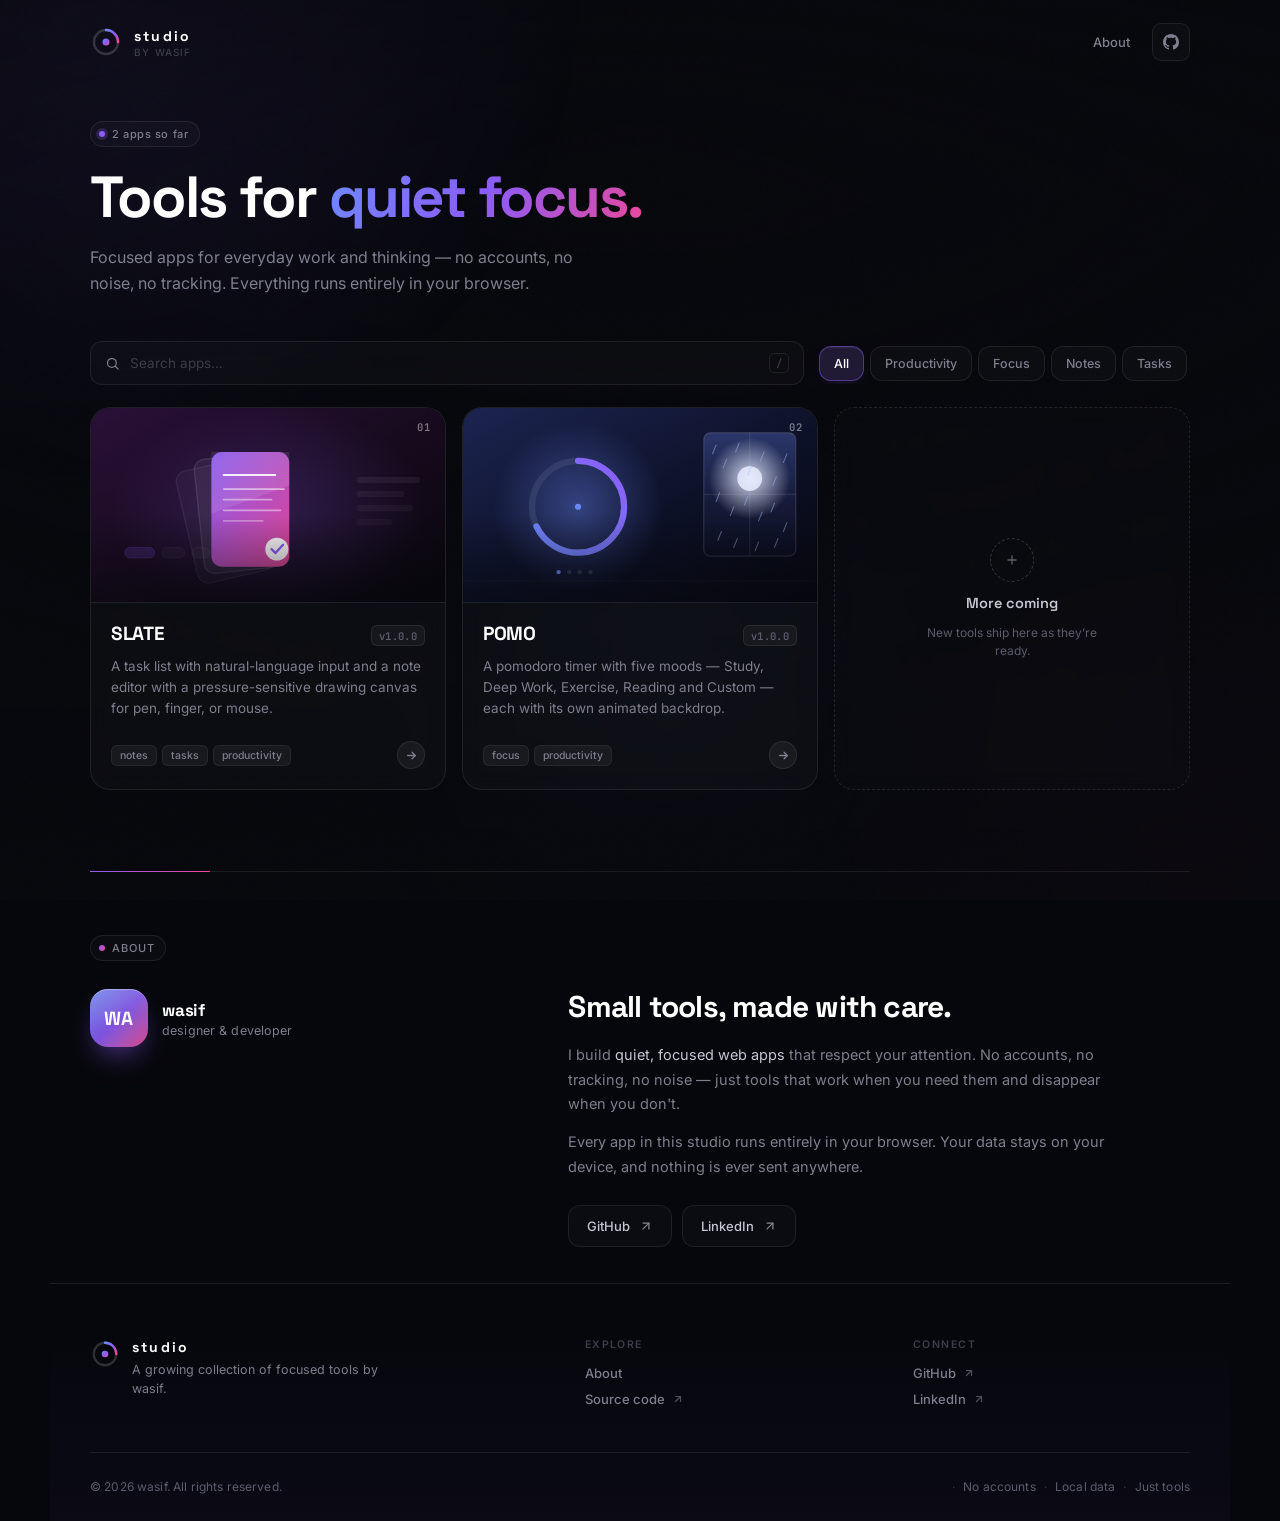
<file: index.html>
<!DOCTYPE html>
<html lang="en">

<head>
    <meta charset="utf-8" />
    <meta name="viewport" content="width=device-width, initial-scale=1, viewport-fit=cover" />
    <meta name="color-scheme" content="dark" />
    <meta name="theme-color" content="#06070C" />
    <title>studio — focused tools for everyday work</title>
    <meta name="description"
        content="A small, growing collection of focused tools by wasiif. No accounts, no noise, no tracking." />
    <meta property="og:title" content="studio" />
    <meta property="og:description" content="A small, growing collection of focused tools." />
    <meta property="og:type" content="website" />
    <meta property="og:url" content="https://wasiif.github.io/studio/" />
    <meta name="twitter:card" content="summary" />
    <link rel="icon" href="assets/img/favicon.svg" />
    <link rel="preconnect" href="https://fonts.googleapis.com">
    <link rel="preconnect" href="https://fonts.gstatic.com" crossorigin>
    <link
        href="https://fonts.googleapis.com/css2?family=Inter:wght@400;500;600;700&family=Space+Grotesk:wght@500;600;700&family=JetBrains+Mono:wght@500&display=swap"
        rel="stylesheet">
    <link rel="stylesheet" href="./assets/css/tokens.css">
    <link rel="stylesheet" href="./assets/css/hub.css">

</head>

<body>

    <!-- ═══════════ BACKGROUND ═══════════ -->
    <div class="bg" aria-hidden="true">
        <span class="blob a"></span>
        <span class="blob b"></span>
        <span class="blob c"></span>
        <div class="scrim"></div>
    </div>
    <div class="grain" aria-hidden="true"></div>

    <!-- ═══════════ HEADER ═══════════ -->
    <header class="hub-header">
        <a class="brand" href="./" aria-label="studio home">
            <svg class="mark" viewBox="0 0 32 32" aria-hidden="true">
                <defs>
                    <linearGradient id="sGrad" x1="0" y1="0" x2="1" y2="1">
                        <stop offset="0%" stop-color="#6D8BFF" />
                        <stop offset="50%" stop-color="#8B5CF6" />
                        <stop offset="100%" stop-color="#EC4899" />
                    </linearGradient>
                </defs>
                <circle cx="16" cy="16" r="12" fill="none" stroke="currentColor" stroke-opacity=".16"
                    stroke-width="2.5" />
                <path d="M16 4 A12 12 0 0 1 28 16" fill="none" stroke="url(#sGrad)" stroke-width="2.5"
                    stroke-linecap="round" />
                <circle cx="16" cy="16" r="3.5" fill="url(#sGrad)" />
            </svg>
            <div class="brand-text">
                <span class="name">studio</span>
                <span class="sub">by wasif</span>
            </div>
        </a>

        <div class="head-actions">
            <div class="head-nav">
                <a class="nav-link" href="#about">About</a>
            </div>
            <a class="icon-btn" href="https://github.com/wasiif/studio" target="_blank" rel="noopener noreferrer"
                aria-label="View source on GitHub" title="Source on GitHub">
                <svg class="gh" viewBox="0 0 16 16" aria-hidden="true">
                    <path
                        d="M8 0C3.58 0 0 3.58 0 8c0 3.54 2.29 6.53 5.47 7.59.4.07.55-.17.55-.38 0-.19-.01-.82-.01-1.49-2.01.37-2.53-.49-2.69-.94-.09-.23-.48-.94-.82-1.13-.28-.15-.68-.52-.01-.53.63-.01 1.08.58 1.23.82.72 1.21 1.87.87 2.33.66.07-.52.28-.87.51-1.07-1.78-.2-3.64-.89-3.64-3.95 0-.87.31-1.59.82-2.15-.08-.2-.36-1.02.08-2.12 0 0 .67-.21 2.2.82.64-.18 1.32-.27 2-.27s1.36.09 2 .27c1.53-1.04 2.2-.82 2.2-.82.44 1.1.16 1.92.08 2.12.51.56.82 1.27.82 2.15 0 3.07-1.87 3.75-3.65 3.95.29.25.54.73.54 1.48 0 1.07-.01 1.93-.01 2.2 0 .21.15.46.55.38A8.01 8.01 0 0 0 16 8c0-4.42-3.58-8-8-8Z" />
                </svg>
            </a>
        </div>
    </header>

    <!-- ═══════════ MAIN ═══════════ -->
    <main class="hub-main">
        <section class="hero">
            <div class="hero-eyebrow">
                <span class="pulse" aria-hidden="true"></span>
                <span id="heroCount">A small, growing collection</span>
            </div>
            <h1>Tools for <em>quiet focus.</em></h1>
            <p>Focused apps for everyday work and thinking — no accounts, no noise, no tracking. Everything runs
                entirely in your browser.</p>
        </section>

        <div class="controls">
            <label class="search" for="searchInput">
                <svg viewBox="0 0 24 24" fill="none" stroke="currentColor" stroke-width="2" stroke-linecap="round"
                    stroke-linejoin="round" aria-hidden="true">
                    <circle cx="11" cy="11" r="7" />
                    <line x1="16.5" y1="16.5" x2="21" y2="21" />
                </svg>
                <input type="text" id="searchInput" placeholder="Search apps…" autocomplete="off" spellcheck="false"
                    aria-label="Search apps">
                <kbd>/</kbd>
            </label>

            <div class="filters" id="filters" role="tablist" aria-label="Filter apps"></div>
        </div>

        <section class="grid" id="appGrid" aria-live="polite" aria-busy="true"></section>

        <noscript>
            <div style="padding:32px;text-align:center;color:#7E7E8E">
                This hub renders its app list with JavaScript.
                <a href="apps/pomo/" style="color:#fff">POMO</a> ·
                <a href="apps/slate/" style="color:#fff">SLATE</a>
            </div>
        </noscript>

        <!-- ═══════════ ABOUT ═══════════ -->
        <section class="about" id="about" aria-labelledby="about-title">
            <div class="about-eyebrow">
                <span class="dot-sm" aria-hidden="true"></span>
                <span>About</span>
            </div>

            <div class="about-grid">
                <div class="about-identity">
                    <div class="about-avatar" aria-hidden="true">WA</div>
                    <div class="about-name">
                        <span class="about-name-line">wasif</span>
                        <span class="about-role">designer &amp; developer</span>
                    </div>
                </div>

                <div class="about-content">
                    <h2 id="about-title">Small tools, made with care.</h2>
                    <p>I build <em>quiet, focused web apps</em> that respect your attention. No accounts, no tracking,
                        no noise — just tools that work when you need them and disappear when you don't.</p>
                    <p>Every app in this studio runs entirely in your browser. Your data stays on your device, and
                        nothing is ever sent anywhere.</p>

                    <div class="about-links">
                        <a class="about-link" href="https://github.com/wasiif" target="_blank"
                            rel="noopener noreferrer">
                            GitHub
                            <svg viewBox="0 0 24 24" fill="none" stroke="currentColor" stroke-width="2.2"
                                stroke-linecap="round" stroke-linejoin="round" aria-hidden="true">
                                <line x1="7" y1="17" x2="17" y2="7" />
                                <polyline points="7 7 17 7 17 17" />
                            </svg>
                        </a>
                        <a class="about-link" href="https://www.linkedin.com/in/wasif-ahmd/" target="_blank"
                            rel="noopener noreferrer">
                            LinkedIn
                            <svg viewBox="0 0 24 24" fill="none" stroke="currentColor" stroke-width="2.2"
                                stroke-linecap="round" stroke-linejoin="round" aria-hidden="true">
                                <line x1="7" y1="17" x2="17" y2="7" />
                                <polyline points="7 7 17 7 17 17" />
                            </svg>
                        </a>
                    </div>
                </div>
            </div>
        </section>
    </main>

    <!-- ═══════════ FOOTER ═══════════ -->
    <footer class="studio-footer">
        <div class="sf-grid">
            <div class="sf-brand">
                <svg class="sf-mark" viewBox="0 0 32 32" aria-hidden="true">
                    <defs>
                        <linearGradient id="sfGrad" x1="0" y1="0" x2="1" y2="1">
                            <stop offset="0%" stop-color="#6D8BFF" />
                            <stop offset="50%" stop-color="#8B5CF6" />
                            <stop offset="100%" stop-color="#EC4899" />
                        </linearGradient>
                    </defs>
                    <circle cx="16" cy="16" r="12" fill="none" stroke="currentColor" stroke-opacity=".16"
                        stroke-width="2.5" />
                    <path d="M16 4 A12 12 0 0 1 28 16" fill="none" stroke="url(#sfGrad)" stroke-width="2.5"
                        stroke-linecap="round" />
                    <circle cx="16" cy="16" r="3.5" fill="url(#sfGrad)" />
                </svg>
                <div class="sf-brand-text">
                    <span class="sf-brand-name">studio</span>
                    <span class="sf-brand-sub">A growing collection of focused tools by wasif.</span>
                </div>
            </div>

            <div class="sf-section">
                <div class="sf-heading">Explore</div>
                <a href="#about">About</a>
                <a href="https://github.com/wasiif/studio" target="_blank" rel="noopener noreferrer">
                    Source code
                    <svg viewBox="0 0 24 24" fill="none" stroke="currentColor" stroke-width="2.4" stroke-linecap="round"
                        stroke-linejoin="round" aria-hidden="true">
                        <line x1="7" y1="17" x2="17" y2="7" />
                        <polyline points="7 7 17 7 17 17" />
                    </svg>
                </a>
            </div>

            <div class="sf-section">
                <div class="sf-heading">Connect</div>
                <a href="https://github.com/wasiif" target="_blank" rel="noopener noreferrer">
                    GitHub
                    <svg viewBox="0 0 24 24" fill="none" stroke="currentColor" stroke-width="2.4" stroke-linecap="round"
                        stroke-linejoin="round" aria-hidden="true">
                        <line x1="7" y1="17" x2="17" y2="7" />
                        <polyline points="7 7 17 7 17 17" />
                    </svg>
                </a>
                <a href="https://www.linkedin.com/in/wasif-ahmd/" target="_blank" rel="noopener noreferrer">
                    LinkedIn
                    <svg viewBox="0 0 24 24" fill="none" stroke="currentColor" stroke-width="2.4" stroke-linecap="round"
                        stroke-linejoin="round" aria-hidden="true">
                        <line x1="7" y1="17" x2="17" y2="7" />
                        <polyline points="7 7 17 7 17 17" />
                    </svg>
                </a>
            </div>
        </div>

        <div class="sf-bottom">
            <span>© <span id="year">2026</span> wasif. All rights reserved.</span>
            <span class="sf-tag">
                <span class="visits" id="visits" hidden>
                    <svg viewBox="0 0 24 24" fill="none" stroke="currentColor" stroke-width="2" stroke-linecap="round"
                        stroke-linejoin="round" aria-hidden="true">
                        <path d="M1 12s4-8 11-8 11 8 11 8-4 8-11 8-11-8-11-8Z" />
                        <circle cx="12" cy="12" r="3" />
                    </svg>
                    <span id="visitCount">—</span>
                    <span class="visits-label">visits</span>
                </span>
                <span class="sf-sep">·</span>
                <span>No accounts</span>
                <span class="sf-sep">·</span>
                <span>Local data</span>
                <span class="sf-sep">·</span>
                <span>Just tools</span>
            </span>
        </div>
    </footer>

    <script src="assets/js/hub.js"></script>
    <script src="assets/js/visits.js"></script>
</body>

</html>
</file>
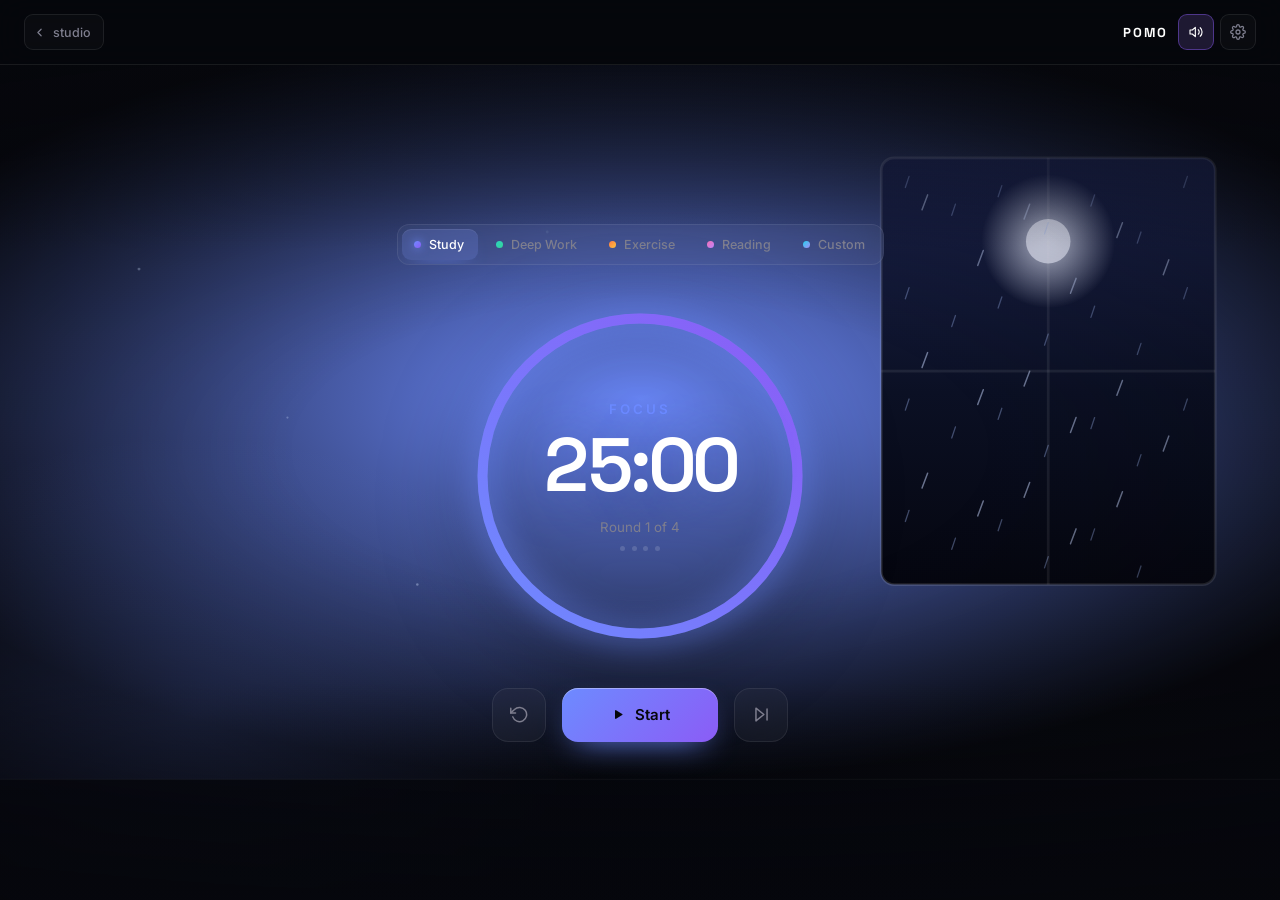
<file: apps/pomo/index.html>
<!DOCTYPE html>
<html lang="en">

<head>
    <meta charset="utf-8" />
    <meta name="viewport" content="width=device-width, initial-scale=1, viewport-fit=cover" />
    <meta name="color-scheme" content="dark" />
    <meta name="theme-color" content="#06070C" />
    <title>POMO — studio</title>
    <meta name="description" content="Focus timer with five moods, each with its own animated backdrop." />
    <link rel="icon" href="../../assets/img/favicon.svg" />
    <link rel="preconnect" href="https://fonts.googleapis.com">
    <link rel="preconnect" href="https://fonts.gstatic.com" crossorigin>
    <link
        href="https://fonts.googleapis.com/css2?family=Inter:wght@400;500;600;700&family=Space+Grotesk:wght@500;600;700&family=JetBrains+Mono:wght@500&display=swap"
        rel="stylesheet">
    <link rel="stylesheet" href="../../assets/css/tokens.css">
    <link rel="stylesheet" href="../../assets/css/app.css">

    <style>
        /* ═══════════════════════════════════════════
   POMO · app styles
   ═══════════════════════════════════════════ */

        body {
            overflow: hidden;
        }

        /* Per-preset accent — updated by JS */
        :root {
            --p1: #6D8BFF;
            --p2: #8B5CF6;
            --ring: clamp(240px, 62vmin, 360px);
        }

        /* ─────────────────────────────────────────
   STAGE & BACKGROUND
   ───────────────────────────────────────── */
        .pomo-main {
            position: relative;
            flex: 1;
            display: flex;
            flex-direction: column;
            min-height: 0;
            overflow: hidden;
        }

        .pomo-bg {
            position: absolute;
            inset: 0;
            z-index: 0;
            overflow: hidden;
            background:
                radial-gradient(ellipse 100% 70% at 50% 40%, var(--p1) 0%, transparent 65%),
                #06070C;
            transition: background .8s var(--ease);
        }

        .scene {
            position: absolute;
            inset: 0;
            opacity: 0;
            transition: opacity 1s var(--ease);
            pointer-events: none;
        }

        .scene.active {
            opacity: 1;
        }

        .scene:not(.active) * {
            animation-play-state: paused !important;
        }

        .scene svg {
            width: 100%;
            height: 100%;
            display: block;
        }

        /* Readability scrim — center stays clear */
        .pomo-scrim {
            position: absolute;
            inset: 0;
            z-index: 1;
            background:
                radial-gradient(ellipse 90% 60% at 50% 46%, transparent 30%, rgba(6, 7, 12, .55) 100%),
                linear-gradient(180deg, rgba(6, 7, 12, .4) 0%, transparent 22%, transparent 74%, rgba(6, 7, 12, .55) 100%);
            pointer-events: none;
        }

        /* ─────────────────────────────────────────
   SCENE ANIMATIONS
   ───────────────────────────────────────── */
        @keyframes rainFall {
            from {
                transform: translateY(0)
            }

            to {
                transform: translateY(120px)
            }
        }

        @keyframes rainFall2 {
            from {
                transform: translateY(0)
            }

            to {
                transform: translateY(120px)
            }
        }

        .rain-a {
            animation: rainFall 1.4s linear infinite;
        }

        .rain-b {
            animation: rainFall2 1.1s linear infinite;
        }

        @keyframes auroraShift {
            from {
                transform: translateX(-90px) scaleY(1)
            }

            to {
                transform: translateX(90px) scaleY(1.1)
            }
        }

        .aurora-1 {
            animation: auroraShift 22s ease-in-out infinite alternate;
        }

        .aurora-2 {
            animation: auroraShift 30s ease-in-out infinite alternate-reverse;
        }

        .aurora-3 {
            animation: auroraShift 26s ease-in-out infinite alternate;
        }

        @keyframes sunBreathe {

            0%,
            100% {
                opacity: .55;
                transform: scale(1)
            }

            50% {
                opacity: .85;
                transform: scale(1.05)
            }
        }

        .sun-breathe {
            animation: sunBreathe 9s ease-in-out infinite;
        }

        @keyframes sunPulse {
            0% {
                transform: scale(.4);
                opacity: .6
            }

            100% {
                transform: scale(2.4);
                opacity: 0
            }
        }

        .sun-pulse {
            animation: sunPulse 6s cubic-bezier(.2, .7, .4, 1) infinite;
        }

        @keyframes pageRise {
            0% {
                transform: translateY(40px) rotate(var(--rot, 0deg));
                opacity: 0
            }

            15% {
                opacity: .75
            }

            90% {
                opacity: .5
            }

            100% {
                transform: translateY(-720px) rotate(calc(var(--rot, 0deg) + 30deg));
                opacity: 0
            }
        }

        .page-rise {
            animation: pageRise 18s linear infinite;
        }

        @keyframes orbitSpin {
            to {
                transform: rotate(360deg)
            }
        }

        .orbit-1 {
            animation: orbitSpin 40s linear infinite;
        }

        .orbit-2 {
            animation: orbitSpin 60s linear infinite reverse;
        }

        .orbit-3 {
            animation: orbitSpin 90s linear infinite;
        }

        @keyframes twinkle {

            0%,
            100% {
                opacity: .15
            }

            50% {
                opacity: .7
            }
        }

        .twinkle {
            animation: twinkle 4s ease-in-out infinite;
        }

        @keyframes bokehDrift {

            0%,
            100% {
                transform: translate(0, 0)
            }

            50% {
                transform: translate(-30px, -40px)
            }
        }

        .bokeh {
            animation: bokehDrift 20s ease-in-out infinite;
        }

        /* ─────────────────────────────────────────
   STAGE
   ───────────────────────────────────────── */
        .pomo-stage {
            position: relative;
            z-index: 2;
            flex: 1;
            display: flex;
            flex-direction: column;
            align-items: center;
            justify-content: center;
            gap: clamp(18px, 3.5vh, 32px);
            padding: clamp(16px, 3vh, 28px) clamp(16px, 3vw, 28px);
            min-height: 0;
        }

        /* ─────────────────────────────────────────
   PRESETS
   ───────────────────────────────────────── */
        .pomo-presets {
            display: flex;
            gap: 6px;
            padding: 4px;
            border-radius: var(--r-md);
            border: 1px solid var(--line);
            background: rgba(255, 255, 255, .03);
            -webkit-backdrop-filter: blur(14px);
            backdrop-filter: blur(14px);
            max-width: 100%;
            overflow-x: auto;
            scrollbar-width: none;
        }

        .pomo-presets::-webkit-scrollbar {
            display: none;
        }

        .preset-chip {
            display: inline-flex;
            align-items: center;
            gap: 8px;
            padding: 8px 14px 8px 12px;
            border-radius: var(--r-sm);
            border: none;
            background: transparent;
            color: var(--muted);
            font-family: inherit;
            font-size: 12.5px;
            font-weight: 500;
            white-space: nowrap;
            cursor: pointer;
            transition: var(--dur-base) var(--ease);
            flex: 0 0 auto;
        }

        .preset-chip:hover {
            color: #fff;
        }

        .preset-chip .p-dot {
            width: 7px;
            height: 7px;
            border-radius: 50%;
            flex: 0 0 auto;
            transition: box-shadow var(--dur-base) var(--ease);
        }

        .preset-chip.active {
            color: #fff;
            background: color-mix(in srgb, var(--p1) 18%, rgba(255, 255, 255, .03));
            box-shadow:
                0 8px 20px -12px var(--p1),
                inset 0 1px 0 rgba(255, 255, 255, .08);
        }

        .preset-chip.active .p-dot {
            box-shadow: 0 0 10px var(--p1);
        }

        /* ─────────────────────────────────────────
   TIMER RING
   ───────────────────────────────────────── */
        .pomo-ring-wrap {
            position: relative;
            width: var(--ring);
            height: var(--ring);
            flex: 0 0 auto;
            filter: drop-shadow(0 20px 40px rgba(0, 0, 0, .5));
        }

        .pomo-ring {
            width: 100%;
            height: 100%;
            transform: rotate(-90deg);
            overflow: visible;
            display: block;
        }

        .ring-track {
            fill: none;
            stroke: rgba(255, 255, 255, .07);
            stroke-width: 9;
        }

        .ring-progress {
            fill: none;
            stroke: url(#pomoGrad);
            stroke-width: 9;
            stroke-linecap: round;
            stroke-dasharray: 879.646;
            stroke-dashoffset: 879.646;
            transition: stroke-dashoffset .2s linear;
            filter: drop-shadow(0 0 14px var(--p1));
        }

        .ring-head {
            transition: opacity var(--dur-base) var(--ease);
        }

        /* ─────────────────────────────────────────
   TIMER CENTER
   ───────────────────────────────────────── */
        .pomo-center {
            position: absolute;
            inset: 0;
            display: flex;
            flex-direction: column;
            align-items: center;
            justify-content: center;
            text-align: center;
            pointer-events: none;
        }

        .pomo-phase {
            font-size: calc(var(--ring) * 0.037);
            font-weight: 600;
            letter-spacing: .22em;
            text-transform: uppercase;
            color: var(--p1);
            margin-bottom: calc(var(--ring) * 0.032);
            transition: color .5s var(--ease);
        }

        .pomo-time {
            font-family: var(--font-display);
            font-size: calc(var(--ring) * 0.21);
            font-weight: 600;
            letter-spacing: -.04em;
            line-height: 1;
            font-variant-numeric: tabular-nums;
            color: #fff;
            text-shadow: 0 0 60px color-mix(in srgb, var(--p1) 40%, transparent);
        }

        .pomo-round {
            font-size: calc(var(--ring) * 0.037);
            color: var(--muted);
            margin-top: calc(var(--ring) * 0.042);
            letter-spacing: .005em;
        }

        .pomo-dots {
            display: flex;
            gap: calc(var(--ring) * 0.018);
            margin-top: calc(var(--ring) * 0.03);
        }

        .pomo-dots i {
            width: calc(var(--ring) * 0.014);
            height: calc(var(--ring) * 0.014);
            border-radius: 50%;
            background: rgba(255, 255, 255, .14);
            transition: var(--dur-base) var(--ease);
        }

        .pomo-dots i.on {
            background: var(--p1);
            box-shadow: 0 0 9px var(--p1);
        }

        /* ─────────────────────────────────────────
   CONTROLS
   ───────────────────────────────────────── */
        .pomo-controls {
            display: flex;
            align-items: center;
            gap: clamp(10px, calc(var(--ring) * 0.055), 16px);
            flex: 0 0 auto;
        }

        .ctrl-btn {
            width: clamp(44px, calc(var(--ring) * 0.155), 54px);
            height: clamp(44px, calc(var(--ring) * 0.155), 54px);
            border-radius: clamp(13px, calc(var(--ring) * 0.048), 16px);
            border: 1px solid var(--line);
            background: rgba(255, 255, 255, .035);
            -webkit-backdrop-filter: blur(14px);
            backdrop-filter: blur(14px);
            color: var(--muted);
            display: grid;
            place-items: center;
            cursor: pointer;
            transition: var(--dur-base) var(--ease);
        }

        .ctrl-btn:hover {
            color: #fff;
            background: rgba(255, 255, 255, .07);
            border-color: var(--line-2);
            transform: translateY(-1px);
        }

        .ctrl-btn:active {
            transform: translateY(0) scale(.94);
        }

        .ctrl-btn svg {
            width: 19px;
            height: 19px;
        }

        .ctrl-btn.play {
            min-width: clamp(120px, calc(var(--ring) * 0.46), 156px);
            width: auto;
            padding: 0 clamp(20px, calc(var(--ring) * 0.08), 28px);
            border: none;
            background: linear-gradient(135deg, var(--p1), var(--p2));
            color: var(--bg);
            font-family: inherit;
            font-size: clamp(14px, calc(var(--ring) * 0.045), 15px);
            font-weight: 600;
            display: inline-flex;
            align-items: center;
            justify-content: center;
            gap: 8px;
            box-shadow:
                0 12px 32px -14px var(--p1),
                inset 0 1px 0 rgba(255, 255, 255, .35);
        }

        .ctrl-btn.play:hover {
            transform: translateY(-2px);
            box-shadow:
                0 18px 42px -14px var(--p1),
                inset 0 1px 0 rgba(255, 255, 255, .45);
        }

        .ctrl-btn.play svg {
            width: 17px;
            height: 17px;
        }

        /* ─────────────────────────────────────────
   SETTINGS SHEET
   ───────────────────────────────────────── */
        .sheet-overlay {
            position: fixed;
            inset: 0;
            z-index: var(--z-overlay);
            display: grid;
            place-items: end center;
            background: rgba(4, 4, 7, .65);
            -webkit-backdrop-filter: blur(14px);
            backdrop-filter: blur(14px);
            opacity: 0;
            pointer-events: none;
            transition: opacity .28s var(--ease);
        }

        .sheet-overlay.open {
            opacity: 1;
            pointer-events: auto;
        }

        .sheet {
            width: min(520px, 100%);
            max-height: 88dvh;
            overflow-y: auto;
            border-radius: 26px 26px 0 0;
            border: 1px solid var(--line-2);
            border-bottom: none;
            background: linear-gradient(180deg, rgba(24, 24, 30, .98), rgba(14, 14, 19, .99));
            padding: clamp(20px, 3vh, 28px) clamp(20px, 4vw, 28px) calc(clamp(20px, 3vh, 28px) + env(safe-area-inset-bottom));
            box-shadow: 0 -30px 80px -20px rgba(0, 0, 0, .85);
            transform: translateY(24px);
            transition: transform .34s var(--ease);
            scrollbar-width: thin;
        }

        .sheet-overlay.open .sheet {
            transform: none;
        }

        .sheet-grab {
            width: 36px;
            height: 4px;
            border-radius: 99px;
            background: rgba(255, 255, 255, .14);
            margin: 0 auto 18px;
        }

        .sheet-head {
            display: flex;
            align-items: center;
            justify-content: space-between;
            gap: 12px;
            margin-bottom: 20px;
        }

        .sheet-head h2 {
            margin: 0;
            font-family: var(--font-display);
            font-size: 18px;
            font-weight: 600;
            letter-spacing: -.014em;
            color: #fff;
        }

        .sheet-head h2 span {
            color: var(--p1);
        }

        .sheet-close {
            width: 32px;
            height: 32px;
            border-radius: var(--r-sm);
            border: 1px solid var(--line);
            background: rgba(255, 255, 255, .03);
            color: var(--muted);
            display: grid;
            place-items: center;
            cursor: pointer;
            transition: var(--dur-base) var(--ease);
        }

        .sheet-close:hover {
            color: #fff;
            background: rgba(255, 255, 255, .08);
        }

        .sheet-close svg {
            width: 14px;
            height: 14px;
        }

        .field {
            margin-bottom: 18px;
        }

        .field-top {
            display: flex;
            align-items: baseline;
            justify-content: space-between;
            margin-bottom: 8px;
        }

        .field-top label {
            font-size: 13px;
            font-weight: 500;
            color: var(--text-2);
        }

        .field-top .val {
            font-family: var(--font-mono);
            font-size: 14px;
            font-weight: 600;
            color: #fff;
            font-variant-numeric: tabular-nums;
        }

        .field-top .val small {
            font-family: inherit;
            font-size: 10.5px;
            font-weight: 500;
            color: var(--muted);
            margin-left: 3px;
        }

        input[type=range].pomo-range {
            -webkit-appearance: none;
            appearance: none;
            display: block;
            width: 100%;
            height: 20px;
            background-color: transparent;
            background-image: linear-gradient(90deg,
                    var(--p1) 0%,
                    var(--p2) var(--pct, 50%),
                    rgba(255, 255, 255, .09) var(--pct, 50%));
            background-size: 100% 5px;
            background-position: center;
            background-repeat: no-repeat;
            border-radius: 99px;
            outline: none;
            cursor: pointer;
        }

        input[type=range].pomo-range::-webkit-slider-thumb {
            -webkit-appearance: none;
            appearance: none;
            width: 16px;
            height: 16px;
            border-radius: 50%;
            background: #fff;
            border: none;
            box-shadow:
                0 0 0 4px color-mix(in srgb, var(--p1) 28%, transparent),
                0 2px 8px rgba(0, 0, 0, .55);
            transition: box-shadow .2s var(--ease);
        }

        input[type=range].pomo-range::-webkit-slider-thumb:hover {
            box-shadow:
                0 0 0 7px color-mix(in srgb, var(--p1) 30%, transparent),
                0 2px 8px rgba(0, 0, 0, .55);
        }

        input[type=range].pomo-range::-moz-range-thumb {
            width: 16px;
            height: 16px;
            border-radius: 50%;
            background: #fff;
            border: none;
            box-shadow:
                0 0 0 4px color-mix(in srgb, var(--p1) 28%, transparent),
                0 2px 8px rgba(0, 0, 0, .55);
        }

        .sheet-actions {
            display: flex;
            gap: 10px;
            margin-top: 22px;
        }

        /* ─────────────────────────────────────────
   RESPONSIVE
   ───────────────────────────────────────── */
        @media (max-height: 640px) {
            :root {
                --ring: clamp(180px, 52vmin, 260px);
            }

            .pomo-round {
                display: none;
            }
        }

        @media (max-height: 480px) {
            :root {
                --ring: clamp(150px, 44vmin, 200px);
            }

            .pomo-dots {
                display: none;
            }
        }

        @media (max-width: 380px) {
            .preset-chip {
                padding: 7px 11px 7px 10px;
                font-size: 12px;
            }
        }
    </style>
</head>

<body class="app-shell">

    <!-- ═══════════ APP BAR ═══════════ -->
    <header class="app-bar">
        <a class="app-back" href="../../" aria-label="Back to studio">
            <svg viewBox="0 0 24 24" fill="none" stroke="currentColor" stroke-width="2.2" stroke-linecap="round"
                stroke-linejoin="round">
                <polyline points="15 18 9 12 15 6" />
            </svg>
            studio
        </a>
        <h1 class="app-title">POMO</h1>
        <div class="app-actions">
            <button class="ui-btn" id="soundBtn" aria-label="Toggle sound" aria-pressed="true" title="Sound"></button>
            <button class="ui-btn" id="settingsBtn" aria-label="Settings" title="Settings">
                <svg viewBox="0 0 24 24" fill="none" stroke="currentColor" stroke-width="1.9" stroke-linecap="round"
                    stroke-linejoin="round">
                    <circle cx="12" cy="12" r="3" />
                    <path
                        d="M19.4 15a1.65 1.65 0 0 0 .33 1.82l.06.06a2 2 0 0 1 0 2.83 2 2 0 0 1-2.83 0l-.06-.06a1.65 1.65 0 0 0-1.82-.33 1.65 1.65 0 0 0-1 1.51V21a2 2 0 0 1-2 2 2 2 0 0 1-2-2v-.09A1.65 1.65 0 0 0 9 19.4a1.65 1.65 0 0 0-1.82.33l-.06.06a2 2 0 0 1-2.83 0 2 2 0 0 1 0-2.83l.06-.06a1.65 1.65 0 0 0 .33-1.82 1.65 1.65 0 0 0-1.51-1H3a2 2 0 0 1-2-2 2 2 0 0 1 2-2h.09A1.65 1.65 0 0 0 4.6 9a1.65 1.65 0 0 0-.33-1.82l-.06-.06a2 2 0 0 1 0-2.83 2 2 0 0 1 2.83 0l.06.06a1.65 1.65 0 0 0 1.82.33H9a1.65 1.65 0 0 0 1-1.51V3a2 2 0 0 1 2-2 2 2 0 0 1 2 2v.09a1.65 1.65 0 0 0 1 1.51 1.65 1.65 0 0 0 1.82-.33l.06-.06a2 2 0 0 1 2.83 0 2 2 0 0 1 0 2.83l-.06.06a1.65 1.65 0 0 0-.33 1.82V9a1.65 1.65 0 0 0 1.51 1H21a2 2 0 0 1 2 2 2 2 0 0 1-2 2h-.09a1.65 1.65 0 0 0-1.51 1Z" />
                </svg>
            </button>
        </div>
    </header>

    <!-- ═══════════ MAIN ═══════════ -->
    <main class="pomo-main">

        <!-- Backgrounds -->
        <div class="pomo-bg" aria-hidden="true" id="pomoBg">

            <!-- STUDY · rainy window at night -->
            <div class="scene active" data-scene="study">
                <svg viewBox="0 0 1440 900" preserveAspectRatio="xMidYMid slice">
                    <defs>
                        <radialGradient id="stGlow" cx="50%" cy="50%">
                            <stop offset="0%" stop-color="var(--p1)" stop-opacity=".35" />
                            <stop offset="100%" stop-color="var(--p1)" stop-opacity="0" />
                        </radialGradient>
                        <linearGradient id="stSky" x1="0" y1="0" x2="0" y2="1">
                            <stop offset="0%" stop-color="#1c2450" />
                            <stop offset="55%" stop-color="#0b1024" />
                            <stop offset="100%" stop-color="#05060f" />
                        </linearGradient>
                        <radialGradient id="stMoon" cx="50%" cy="50%">
                            <stop offset="0%" stop-color="#e4e9ff" stop-opacity=".9" />
                            <stop offset="100%" stop-color="#e4e9ff" stop-opacity="0" />
                        </radialGradient>
                    </defs>

                    <!-- window -->
                    <g>
                        <rect x="980" y="100" width="360" height="460" rx="14" fill="url(#stSky)" />
                        <circle cx="1160" cy="190" r="72" fill="url(#stMoon)" />
                        <circle cx="1160" cy="190" r="24" fill="#e9edff" opacity=".85" />

                        <!-- rain (two layers for depth) -->
                        <g stroke="#a9c1ff" stroke-width="1.4" stroke-linecap="round" opacity=".35" class="rain-a">
                            <line x1="1010" y1="120" x2="1006" y2="132" />
                            <line x1="1060" y1="150" x2="1056" y2="162" />
                            <line x1="1110" y1="130" x2="1106" y2="142" />
                            <line x1="1160" y1="170" x2="1156" y2="182" />
                            <line x1="1210" y1="140" x2="1206" y2="152" />
                            <line x1="1260" y1="180" x2="1256" y2="192" />
                            <line x1="1310" y1="120" x2="1306" y2="132" />
                            <line x1="1010" y1="240" x2="1006" y2="252" />
                            <line x1="1060" y1="270" x2="1056" y2="282" />
                            <line x1="1110" y1="250" x2="1106" y2="262" />
                            <line x1="1160" y1="290" x2="1156" y2="302" />
                            <line x1="1210" y1="260" x2="1206" y2="272" />
                            <line x1="1260" y1="300" x2="1256" y2="312" />
                            <line x1="1310" y1="240" x2="1306" y2="252" />
                            <line x1="1010" y1="360" x2="1006" y2="372" />
                            <line x1="1060" y1="390" x2="1056" y2="402" />
                            <line x1="1110" y1="370" x2="1106" y2="382" />
                            <line x1="1160" y1="410" x2="1156" y2="422" />
                            <line x1="1210" y1="380" x2="1206" y2="392" />
                            <line x1="1260" y1="420" x2="1256" y2="432" />
                            <line x1="1310" y1="360" x2="1306" y2="372" />
                            <line x1="1010" y1="480" x2="1006" y2="492" />
                            <line x1="1060" y1="510" x2="1056" y2="522" />
                            <line x1="1110" y1="490" x2="1106" y2="502" />
                            <line x1="1160" y1="530" x2="1156" y2="542" />
                            <line x1="1210" y1="500" x2="1206" y2="512" />
                            <line x1="1260" y1="540" x2="1256" y2="552" />
                        </g>
                        <g stroke="#c9d8ff" stroke-width="1.6" stroke-linecap="round" opacity=".5" class="rain-b">
                            <line x1="1030" y1="140" x2="1024" y2="156" />
                            <line x1="1090" y1="200" x2="1084" y2="216" />
                            <line x1="1140" y1="150" x2="1134" y2="166" />
                            <line x1="1190" y1="230" x2="1184" y2="246" />
                            <line x1="1240" y1="170" x2="1234" y2="186" />
                            <line x1="1290" y1="210" x2="1284" y2="226" />
                            <line x1="1030" y1="310" x2="1024" y2="326" />
                            <line x1="1090" y1="350" x2="1084" y2="366" />
                            <line x1="1140" y1="330" x2="1134" y2="346" />
                            <line x1="1190" y1="380" x2="1184" y2="396" />
                            <line x1="1240" y1="340" x2="1234" y2="356" />
                            <line x1="1290" y1="400" x2="1284" y2="416" />
                            <line x1="1030" y1="440" x2="1024" y2="456" />
                            <line x1="1090" y1="470" x2="1084" y2="486" />
                            <line x1="1140" y1="450" x2="1134" y2="466" />
                            <line x1="1190" y1="500" x2="1184" y2="516" />
                            <line x1="1240" y1="460" x2="1234" y2="476" />
                        </g>

                        <!-- frame -->
                        <rect x="980" y="100" width="360" height="460" rx="14" fill="none"
                            stroke="rgba(255,255,255,.13)" stroke-width="3" />
                        <line x1="1160" y1="100" x2="1160" y2="560" stroke="rgba(255,255,255,.08)" stroke-width="3" />
                        <line x1="980" y1="330" x2="1340" y2="330" stroke="rgba(255,255,255,.08)" stroke-width="3" />
                    </g>

                    <!-- warm lamp glow -->
                    <ellipse cx="240" cy="700" rx="440" ry="300" fill="url(#stGlow)" opacity=".7" />

                    <!-- desk line -->
                    <rect x="0" y="770" width="1440" height="130" fill="#05060e" opacity=".85" />
                    <line x1="0" y1="770" x2="1440" y2="770" stroke="rgba(255,255,255,.06)" stroke-width="1.5" />

                    <!-- soft motes -->
                    <circle cx="180" cy="220" r="1.6" fill="#cfe0ff" opacity=".4" />
                    <circle cx="340" cy="380" r="1.2" fill="#cfe0ff" opacity=".3" />
                    <circle cx="620" cy="180" r="1.5" fill="#cfe0ff" opacity=".35" />
                    <circle cx="780" cy="420" r="1.3" fill="#cfe0ff" opacity=".3" />
                    <circle cx="480" cy="560" r="1.4" fill="#cfe0ff" opacity=".4" />
                </svg>
            </div>

            <!-- DEEP WORK · aurora -->
            <div class="scene" data-scene="deep">
                <svg viewBox="0 0 1440 900" preserveAspectRatio="xMidYMid slice">
                    <defs>
                        <linearGradient id="dpA1" x1="0" y1="0" x2="1" y2="0">
                            <stop offset="0%" stop-color="var(--p1)" stop-opacity="0" />
                            <stop offset="42%" stop-color="var(--p1)" stop-opacity=".9" />
                            <stop offset="100%" stop-color="var(--p2)" stop-opacity="0" />
                        </linearGradient>
                        <linearGradient id="dpA2" x1="0" y1="0" x2="1" y2="0">
                            <stop offset="0%" stop-color="var(--p2)" stop-opacity="0" />
                            <stop offset="52%" stop-color="var(--p2)" stop-opacity=".75" />
                            <stop offset="100%" stop-color="var(--p1)" stop-opacity="0" />
                        </linearGradient>
                        <filter id="dpBlur" x="-30%" y="-30%" width="160%" height="160%">
                            <feGaussianBlur stdDeviation="42" />
                        </filter>
                    </defs>

                    <g filter="url(#dpBlur)">
                        <path class="aurora-1" opacity=".6"
                            d="M-280 220 C 100 60, 400 380, 720 200 S 1200 60, 1720 200 L1720 -240 L-280 -240 Z"
                            fill="url(#dpA1)" />
                        <path class="aurora-2" opacity=".45"
                            d="M-280 340 C 180 180, 440 480, 780 300 S 1240 180, 1720 320 L1720 -240 L-280 -240 Z"
                            fill="url(#dpA2)" />
                        <path class="aurora-3" opacity=".35"
                            d="M-280 140 C 140 20, 460 260, 760 100 S 1220 20, 1720 120 L1720 -240 L-280 -240 Z"
                            fill="url(#dpA1)" />
                    </g>

                    <!-- contour lines at bottom -->
                    <g stroke="var(--p1)" stroke-opacity=".09" fill="none" stroke-width="1.2">
                        <path d="M-100 620 Q 360 580, 720 620 T 1540 620" />
                        <path d="M-100 680 Q 360 640, 720 680 T 1540 680" />
                        <path d="M-100 740 Q 360 700, 720 740 T 1540 740" />
                        <path d="M-100 800 Q 360 760, 720 800 T 1540 800" />
                    </g>
                    <line x1="0" y1="820" x2="1440" y2="820" stroke="var(--p1)" stroke-opacity=".14"
                        stroke-width="1.5" />
                </svg>
            </div>

            <!-- EXERCISE · sunrise with pulses -->
            <div class="scene" data-scene="exercise">
                <svg viewBox="0 0 1440 900" preserveAspectRatio="xMidYMid slice">
                    <defs>
                        <radialGradient id="exSun" cx="50%" cy="50%">
                            <stop offset="0%" stop-color="var(--p2)" stop-opacity=".9" />
                            <stop offset="30%" stop-color="var(--p2)" stop-opacity=".5" />
                            <stop offset="70%" stop-color="var(--p1)" stop-opacity=".18" />
                            <stop offset="100%" stop-color="var(--p1)" stop-opacity="0" />
                        </radialGradient>
                        <linearGradient id="exHaze" x1="0" y1="0" x2="0" y2="1">
                            <stop offset="0%" stop-color="var(--p1)" stop-opacity="0" />
                            <stop offset="100%" stop-color="var(--p1)" stop-opacity=".2" />
                        </linearGradient>
                    </defs>

                    <rect x="0" y="380" width="1440" height="520" fill="url(#exHaze)" />

                    <g class="sun-breathe" style="transform-origin:720px 680px">
                        <circle cx="720" cy="680" r="320" fill="url(#exSun)" />
                    </g>
                    <circle cx="720" cy="680" r="110" fill="var(--p2)" opacity=".45" />

                    <g style="transform-origin:720px 680px">
                        <circle class="sun-pulse" cx="720" cy="680" r="140" fill="none" stroke="var(--p2)"
                            stroke-width="2" opacity=".7" />
                        <circle class="sun-pulse" cx="720" cy="680" r="140" fill="none" stroke="var(--p2)"
                            stroke-width="2" opacity=".5" style="animation-delay:2s" />
                        <circle class="sun-pulse" cx="720" cy="680" r="140" fill="none" stroke="var(--p2)"
                            stroke-width="2" opacity=".3" style="animation-delay:4s" />
                    </g>

                    <!-- horizon grid -->
                    <g stroke="var(--p2)" stroke-opacity=".14" stroke-width="1">
                        <line x1="0" y1="720" x2="1440" y2="720" />
                        <line x1="180" y1="740" x2="180" y2="900" />
                        <line x1="380" y1="740" x2="380" y2="900" />
                        <line x1="580" y1="740" x2="580" y2="900" />
                        <line x1="780" y1="740" x2="780" y2="900" />
                        <line x1="980" y1="740" x2="980" y2="900" />
                        <line x1="1180" y1="740" x2="1180" y2="900" />
                        <line x1="0" y1="770" x2="1440" y2="770" />
                        <line x1="0" y1="810" x2="1440" y2="810" />
                        <line x1="0" y1="860" x2="1440" y2="860" />
                    </g>
                </svg>
            </div>

            <!-- READING · floating pages -->
            <div class="scene" data-scene="reading">
                <svg viewBox="0 0 1440 900" preserveAspectRatio="xMidYMid slice">
                    <defs>
                        <radialGradient id="rdGlow" cx="50%" cy="30%">
                            <stop offset="0%" stop-color="var(--p2)" stop-opacity=".28" />
                            <stop offset="60%" stop-color="var(--p1)" stop-opacity=".1" />
                            <stop offset="100%" stop-color="var(--p1)" stop-opacity="0" />
                        </radialGradient>
                    </defs>

                    <ellipse cx="720" cy="240" rx="640" ry="440" fill="url(#rdGlow)" />

                    <!-- soft bokeh -->
                    <circle class="bokeh" cx="260" cy="200" r="88" fill="var(--p2)" opacity=".08" />
                    <circle class="bokeh" cx="1180" cy="320" r="110" fill="var(--p1)" opacity=".07"
                        style="animation-delay:-6s" />
                    <circle class="bokeh" cx="880" cy="140" r="72" fill="var(--p1)" opacity=".06"
                        style="animation-delay:-12s" />
                    <circle class="bokeh" cx="420" cy="620" r="94" fill="var(--p2)" opacity=".07"
                        style="animation-delay:-3s" />

                    <!-- floating page shapes -->
                    <g opacity=".55">
                        <g class="page-rise" style="--rot:-18deg; animation-delay:0s; animation-duration:20s">
                            <g transform="translate(340 900)">
                                <rect x="-14" y="-18" width="28" height="36" rx="3" fill="var(--p2)" opacity=".35" />
                                <line x1="-8" y1="-6" x2="8" y2="-6" stroke="#fff" stroke-opacity=".3"
                                    stroke-width="1.2" />
                                <line x1="-8" y1="0" x2="6" y2="0" stroke="#fff" stroke-opacity=".3"
                                    stroke-width="1.2" />
                                <line x1="-8" y1="6" x2="4" y2="6" stroke="#fff" stroke-opacity=".3"
                                    stroke-width="1.2" />
                            </g>
                        </g>
                        <g class="page-rise" style="--rot:22deg; animation-delay:-6s; animation-duration:22s">
                            <g transform="translate(680 900)">
                                <rect x="-14" y="-18" width="28" height="36" rx="3" fill="var(--p1)" opacity=".35" />
                                <line x1="-8" y1="-6" x2="8" y2="-6" stroke="#fff" stroke-opacity=".3"
                                    stroke-width="1.2" />
                                <line x1="-8" y1="0" x2="6" y2="0" stroke="#fff" stroke-opacity=".3"
                                    stroke-width="1.2" />
                            </g>
                        </g>
                        <g class="page-rise" style="--rot:-10deg; animation-delay:-11s; animation-duration:19s">
                            <g transform="translate(1020 900)">
                                <rect x="-14" y="-18" width="28" height="36" rx="3" fill="var(--p2)" opacity=".3" />
                                <line x1="-8" y1="-6" x2="8" y2="-6" stroke="#fff" stroke-opacity=".3"
                                    stroke-width="1.2" />
                                <line x1="-8" y1="0" x2="6" y2="0" stroke="#fff" stroke-opacity=".3"
                                    stroke-width="1.2" />
                            </g>
                        </g>
                        <g class="page-rise" style="--rot:15deg; animation-delay:-14s; animation-duration:24s">
                            <g transform="translate(1240 900)">
                                <rect x="-14" y="-18" width="28" height="36" rx="3" fill="var(--p1)" opacity=".28" />
                                <line x1="-8" y1="-6" x2="8" y2="-6" stroke="#fff" stroke-opacity=".3"
                                    stroke-width="1.2" />
                            </g>
                        </g>
                    </g>

                    <!-- book stack silhouette -->
                    <g opacity=".45">
                        <rect x="600" y="820" width="240" height="22" rx="4" fill="#2a1030" />
                        <rect x="618" y="798" width="204" height="22" rx="4" fill="#3a1542" />
                        <rect x="636" y="776" width="168" height="22" rx="4" fill="#4a1a54" />
                        <rect x="600" y="842" width="240" height="30" rx="4" fill="#160a1c" />
                    </g>
                </svg>
            </div>

            <!-- CUSTOM · orbital geometry -->
            <div class="scene" data-scene="custom">
                <svg viewBox="0 0 1440 900" preserveAspectRatio="xMidYMid slice">
                    <defs>
                        <radialGradient id="cuCore" cx="50%" cy="50%">
                            <stop offset="0%" stop-color="var(--p1)" stop-opacity=".5" />
                            <stop offset="55%" stop-color="var(--p2)" stop-opacity=".12" />
                            <stop offset="100%" stop-color="var(--p2)" stop-opacity="0" />
                        </radialGradient>
                        <filter id="cuBlur" x="-40%" y="-40%" width="180%" height="180%">
                            <feGaussianBlur stdDeviation="30" />
                        </filter>
                    </defs>

                    <circle cx="720" cy="450" r="360" fill="url(#cuCore)" filter="url(#cuBlur)" />

                    <!-- orbits -->
                    <g style="transform-origin:720px 450px">
                        <g class="orbit-1">
                            <ellipse cx="720" cy="450" rx="180" ry="62" fill="none" stroke="var(--p1)"
                                stroke-opacity=".18" stroke-width="1.2" />
                            <circle cx="900" cy="450" r="4" fill="var(--p1)" opacity=".9" />
                        </g>
                        <g class="orbit-2">
                            <ellipse cx="720" cy="450" rx="280" ry="96" fill="none" stroke="var(--p1)"
                                stroke-opacity=".14" stroke-width="1.2" />
                            <circle cx="1000" cy="450" r="4" fill="var(--p2)" opacity=".9" />
                        </g>
                        <g class="orbit-3">
                            <ellipse cx="720" cy="450" rx="400" ry="140" fill="none" stroke="var(--p2)"
                                stroke-opacity=".1" stroke-width="1.2" />
                            <circle cx="1120" cy="450" r="4" fill="var(--p1)" opacity=".85" />
                        </g>
                    </g>

                    <!-- twinkles -->
                    <circle class="twinkle" cx="200" cy="140" r="1.5" fill="var(--p1)" style="animation-delay:0s" />
                    <circle class="twinkle" cx="380" cy="320" r="1.2" fill="var(--p2)" style="animation-delay:-1s" />
                    <circle class="twinkle" cx="1100" cy="160" r="1.6" fill="var(--p1)" style="animation-delay:-2s" />
                    <circle class="twinkle" cx="1280" cy="380" r="1.3" fill="var(--p2)" style="animation-delay:-3s" />
                    <circle class="twinkle" cx="240" cy="720" r="1.4" fill="var(--p1)" style="animation-delay:-1.5s" />
                    <circle class="twinkle" cx="1220" cy="740" r="1.5" fill="var(--p2)" style="animation-delay:-2.5s" />

                    <line x1="0" y1="820" x2="1440" y2="820" stroke="var(--p1)" stroke-opacity=".1"
                        stroke-width="1.5" />
                </svg>
            </div>
        </div>

        <div class="pomo-scrim"></div>

        <!-- Stage -->
        <div class="pomo-stage">

            <!-- Presets -->
            <nav class="pomo-presets" id="presets" aria-label="Timer presets"></nav>

            <!-- Timer -->
            <section class="pomo-ring-wrap" aria-live="off">
                <svg class="pomo-ring" viewBox="0 0 320 320" aria-hidden="true">
                    <defs>
                        <linearGradient id="pomoGrad" x1="0" y1="0" x2="1" y2="1">
                            <stop class="s1" offset="0%" />
                            <stop class="s2" offset="100%" />
                        </linearGradient>
                    </defs>
                    <circle class="ring-track" cx="160" cy="160" r="140" />
                    <circle class="ring-progress" id="ringProgress" cx="160" cy="160" r="140" />
                    <g class="ring-head" id="ringHead" style="opacity:0">
                        <circle cx="160" cy="20" r="7" fill="url(#pomoGrad)" />
                    </g>
                </svg>

                <div class="pomo-center">
                    <div class="pomo-phase" id="phaseLabel">Focus</div>
                    <div class="pomo-time" id="timeLabel">25:00</div>
                    <div class="pomo-round" id="roundLabel">Round 1 of 4</div>
                    <div class="pomo-dots" id="dots"></div>
                </div>
            </section>

            <!-- Controls -->
            <div class="pomo-controls">
                <button class="ctrl-btn" id="resetBtn" aria-label="Reset" title="Reset (R)">
                    <svg viewBox="0 0 24 24" fill="none" stroke="currentColor" stroke-width="1.9" stroke-linecap="round"
                        stroke-linejoin="round">
                        <polyline points="1 4 1 10 7 10" />
                        <path d="M3.51 15a9 9 0 1 0 2.13-9.36L1 10" />
                    </svg>
                </button>

                <button class="ctrl-btn play" id="playBtn">
                    <span id="playIcon"></span>
                    <span id="playLabel">Start</span>
                </button>

                <button class="ctrl-btn" id="skipBtn" aria-label="Skip phase" title="Skip (S)">
                    <svg viewBox="0 0 24 24" fill="none" stroke="currentColor" stroke-width="1.9" stroke-linecap="round"
                        stroke-linejoin="round">
                        <polygon points="5 4 15 12 5 20 5 4" />
                        <line x1="19" y1="5" x2="19" y2="19" />
                    </svg>
                </button>
            </div>
        </div>
    </main>

    <!-- ═══════════ SETTINGS SHEET ═══════════ -->
    <div class="sheet-overlay" id="sheetOverlay" role="dialog" aria-modal="true" aria-labelledby="sheetTitle">
        <div class="sheet" id="sheet">
            <div class="sheet-grab"></div>
            <div class="sheet-head">
                <h2 id="sheetTitle">Customise <span id="sheetName">Study</span></h2>
                <button class="sheet-close" id="sheetClose" aria-label="Close">
                    <svg viewBox="0 0 24 24" fill="none" stroke="currentColor" stroke-width="2.2"
                        stroke-linecap="round">
                        <line x1="6" y1="6" x2="18" y2="18" />
                        <line x1="18" y1="6" x2="6" y2="18" />
                    </svg>
                </button>
            </div>

            <div id="sheetFields"></div>

            <div class="sheet-actions">
                <button class="ui-ghost" id="resetDefaults" style="flex:1;height:44px">Reset defaults</button>
                <button class="ui-primary" id="sheetDone" style="flex:1">Done</button>
            </div>
        </div>
    </div>

    <!-- ═══════════ SCRIPTS ═══════════ -->
    <script src="../../assets/js/hub-audio.js"></script>
    <script>
        (function () {
            'use strict';

            /* ═══════════════════════════════════════════
               PRESETS
               ═══════════════════════════════════════════ */
            const DEFAULTS = {
                study: { label: 'Study', focus: 25, short: 5, long: 15, rounds: 4, c1: '#6D8BFF', c2: '#8B5CF6' },
                deep: { label: 'Deep Work', focus: 50, short: 10, long: 25, rounds: 4, c1: '#2DD4BF', c2: '#34D399' },
                exercise: { label: 'Exercise', focus: 30, short: 5, long: 10, rounds: 3, c1: '#FF7A45', c2: '#FFC53D' },
                reading: { label: 'Reading', focus: 40, short: 8, long: 20, rounds: 4, c1: '#F472B6', c2: '#C084FC' },
                custom: { label: 'Custom', focus: 20, short: 5, long: 15, rounds: 4, c1: '#22D3EE', c2: '#A78BFA' }
            };

            const FIELDS = [
                { key: 'focus', label: 'Focus session', min: 1, max: 90, unit: 'min' },
                { key: 'short', label: 'Short break', min: 1, max: 30, unit: 'min' },
                { key: 'long', label: 'Long break', min: 5, max: 60, unit: 'min' },
                { key: 'rounds', label: 'Rounds per cycle', min: 2, max: 8, unit: '' }
            ];

            const PHASE_LABEL = { focus: 'Focus', short: 'Short Break', long: 'Long Break' };

            const ICON_PLAY = '<svg viewBox="0 0 24 24" fill="currentColor"><path d="M8.6 5.9a1 1 0 0 0-1.53.85v10.5a1 1 0 0 0 1.53.85l8.6-5.25a1 1 0 0 0 0-1.7L8.6 5.9Z"/></svg>';
            const ICON_PAUSE = '<svg viewBox="0 0 24 24" fill="currentColor"><rect x="7" y="5.5" width="3.6" height="13" rx="1.6"/><rect x="13.4" y="5.5" width="3.6" height="13" rx="1.6"/></svg>';
            const ICON_SOUND_ON = '<svg viewBox="0 0 24 24" fill="none" stroke="currentColor" stroke-width="1.7" stroke-linecap="round" stroke-linejoin="round"><path d="M11 5 6.5 9H3v6h3.5L11 19V5Z"/><path d="M15.4 8.6a4.8 4.8 0 0 1 0 6.8"/><path d="M18.4 5.6a9 9 0 0 1 0 12.8"/></svg>';
            const ICON_SOUND_OFF = '<svg viewBox="0 0 24 24" fill="none" stroke="currentColor" stroke-width="1.7" stroke-linecap="round" stroke-linejoin="round"><path d="M11 5 6.5 9H3v6h3.5L11 19V5Z"/><line x1="16" y1="9" x2="21" y2="15"/><line x1="21" y1="9" x2="16" y2="15"/></svg>';

            /* ═══════════════════════════════════════════
               ELEMENTS
               ═══════════════════════════════════════════ */
            const el = {
                presets: document.getElementById('presets'),
                bg: document.getElementById('pomoBg'),
                progress: document.getElementById('ringProgress'),
                head: document.getElementById('ringHead'),
                time: document.getElementById('timeLabel'),
                phase: document.getElementById('phaseLabel'),
                round: document.getElementById('roundLabel'),
                dots: document.getElementById('dots'),
                playBtn: document.getElementById('playBtn'),
                playIcon: document.getElementById('playIcon'),
                playLabel: document.getElementById('playLabel'),
                resetBtn: document.getElementById('resetBtn'),
                skipBtn: document.getElementById('skipBtn'),
                soundBtn: document.getElementById('soundBtn'),
                settingsBtn: document.getElementById('settingsBtn'),
                sheetOverlay: document.getElementById('sheetOverlay'),
                sheet: document.getElementById('sheet'),
                sheetName: document.getElementById('sheetName'),
                sheetFields: document.getElementById('sheetFields'),
                sheetClose: document.getElementById('sheetClose'),
                sheetDone: document.getElementById('sheetDone'),
                resetDefaults: document.getElementById('resetDefaults'),
                grad: document.getElementById('pomoGrad')
            };

            /* ═══════════════════════════════════════════
               STATE
               ═══════════════════════════════════════════ */
            const R = 140;
            const C = 2 * Math.PI * R;
            const STORAGE_KEY = 'pomo.v1';

            let cfg = {};
            let activeId = 'study';
            let editingId = null;
            let phase = 'focus';
            let total = 0;
            let remaining = 0;
            let running = false;
            let endAt = 0;
            let ticker = null;
            let completed = 0;
            let soundOn = true;
            let lastSec = -1;

            /* ═══════════════════════════════════════════
               STORAGE
               ═══════════════════════════════════════════ */
            function save() {
                try {
                    localStorage.setItem(STORAGE_KEY, JSON.stringify({
                        cfg: cfg,
                        active: activeId,
                        sound: soundOn
                    }));
                } catch (e) { }
            }

            function load() {
                let saved = null;
                try { saved = JSON.parse(localStorage.getItem(STORAGE_KEY) || 'null'); } catch (e) { }

                cfg = {};
                Object.keys(DEFAULTS).forEach(function (k) {
                    cfg[k] = Object.assign({}, DEFAULTS[k], (saved && saved.cfg && saved.cfg[k]) ? saved.cfg[k] : {});
                });

                if (saved && saved.active && cfg[saved.active]) activeId = saved.active;
                if (saved && saved.sound === false) soundOn = false;
            }

            /* ═══════════════════════════════════════════
               ACCENT
               ═══════════════════════════════════════════ */
            function applyAccent() {
                const p = cfg[activeId];
                document.documentElement.style.setProperty('--p1', p.c1);
                document.documentElement.style.setProperty('--p2', p.c2);
                el.grad.querySelector('.s1').setAttribute('stop-color', p.c1);
                el.grad.querySelector('.s2').setAttribute('stop-color', p.c2);
            }

            function applyScene(id) {
                const scenes = el.bg.querySelectorAll('.scene');
                scenes.forEach(function (s) {
                    s.classList.toggle('active', s.dataset.scene === id);
                });
            }

            /* ═══════════════════════════════════════════
               PRESET UI
               ═══════════════════════════════════════════ */
            function buildPresets() {
                el.presets.innerHTML = '';
                Object.keys(cfg).forEach(function (id) {
                    const p = cfg[id];
                    const btn = document.createElement('button');
                    btn.type = 'button';
                    btn.className = 'preset-chip' + (id === activeId ? ' active' : '');
                    btn.dataset.id = id;
                    btn.setAttribute('aria-pressed', id === activeId ? 'true' : 'false');
                    btn.innerHTML =
                        '<span class="p-dot" style="background:linear-gradient(135deg,' + p.c1 + ',' + p.c2 + ')"></span>' +
                        '<span>' + p.label + '</span>';
                    btn.addEventListener('click', function () {
                        if (id === activeId) {
                            openSheet(id);
                        } else {
                            selectPreset(id);
                        }
                    });
                    el.presets.appendChild(btn);
                });
            }

            function selectPreset(id) {
                if (id === activeId || !cfg[id]) return;
                activeId = id;
                save();
                applyAccent();
                applyScene(id);
                el.presets.querySelectorAll('.preset-chip').forEach(function (c) {
                    const on = c.dataset.id === id;
                    c.classList.toggle('active', on);
                    c.setAttribute('aria-pressed', on ? 'true' : 'false');
                });
                halt();
                completed = 0;
                setPhase('focus', false);
            }

            /* ═══════════════════════════════════════════
               TIMER CORE
               ═══════════════════════════════════════════ */
            function durationFor(p) {
                const c = cfg[activeId];
                if (p === 'focus') return c.focus * 60;
                if (p === 'short') return c.short * 60;
                return c.long * 60;
            }

            function setPhase(p, autostart) {
                phase = p;
                total = durationFor(p);
                remaining = total;
                running = false;
                clearTicker();
                lastSec = -1;
                render();
                updateMeta();
                updatePlayBtn();
                if (autostart) start();
            }

            function start() {
                if (running) return;
                if (remaining <= 0) remaining = total;
                if (window.HubAudio) HubAudio.setEnabled(soundOn);
                running = true;
                endAt = performance.now() + remaining * 1000;
                clearTicker();
                ticker = setInterval(tick, 100);
                updatePlayBtn();
            }

            function pause() {
                if (!running) return;
                remaining = Math.max(0, (endAt - performance.now()) / 1000);
                running = false;
                clearTicker();
                render();
                updatePlayBtn();
            }

            function halt() {
                running = false;
                clearTicker();
            }

            function clearTicker() {
                if (ticker) { clearInterval(ticker); ticker = null; }
            }

            function tick() {
                if (!running) return;
                remaining = Math.max(0, (endAt - performance.now()) / 1000);
                render();
                if (remaining <= 0) finish();
            }

            function finish() {
                halt();
                if (window.HubAudio) HubAudio.play('chime');
                nextPhase(true);
            }

            function nextPhase(count) {
                let next;
                const rounds = cfg[activeId].rounds;

                if (phase === 'focus') {
                    if (count) completed++;
                    next = (completed > 0 && completed >= rounds) ? 'long' : 'short';
                } else {
                    if (phase === 'long') completed = 0;
                    next = 'focus';
                }
                setPhase(next, true);
            }

            function reset() {
                halt();
                remaining = total;
                lastSec = -1;
                render();
                updatePlayBtn();
            }

            function toggle() {
                if (running) pause(); else start();
            }

            /* ═══════════════════════════════════════════
               RENDER
               ═══════════════════════════════════════════ */
            function pad(n) { return n < 10 ? '0' + n : '' + n; }

            function render() {
                const secs = Math.max(0, Math.ceil(remaining - 0.0005));
                if (secs !== lastSec) {
                    lastSec = secs;
                    const str = pad(Math.floor(secs / 60)) + ':' + pad(secs % 60);
                    el.time.textContent = str;
                    document.title = str + ' · ' + PHASE_LABEL[phase] + ' — POMO';
                }

                const frac = total > 0 ? Math.max(0, Math.min(1, remaining / total)) : 0;
                el.progress.style.strokeDashoffset = (C * (1 - frac)).toFixed(2);
                el.head.setAttribute('transform', 'rotate(' + (360 * frac).toFixed(2) + ' 160 160)');
                el.head.style.opacity = (frac > 0.008 && frac < 0.992) ? '1' : '0';
            }

            function updateMeta() {
                const c = cfg[activeId];
                el.phase.textContent = PHASE_LABEL[phase];

                if (phase === 'focus') {
                    el.round.textContent = 'Round ' + Math.min(completed + 1, c.rounds) + ' of ' + c.rounds;
                } else if (phase === 'short') {
                    el.round.textContent = completed + ' of ' + c.rounds + ' complete';
                } else {
                    el.round.textContent = 'Long break — you earned it';
                }

                renderDots();
            }

            function renderDots() {
                const rounds = cfg[activeId].rounds;
                const filled = Math.min(completed, rounds);
                let html = '';
                for (let i = 0; i < rounds; i++) {
                    html += '<i class="' + (i < filled ? 'on' : '') + '"></i>';
                }
                el.dots.innerHTML = html;
            }

            function updatePlayBtn() {
                el.playLabel.textContent = running ? 'Pause' : (remaining < total - 0.5 ? 'Resume' : 'Start');
                el.playIcon.innerHTML = running ? ICON_PAUSE : ICON_PLAY;
            }

            function updateSoundBtn() {
                el.soundBtn.innerHTML = soundOn ? ICON_SOUND_ON : ICON_SOUND_OFF;
                el.soundBtn.setAttribute('aria-pressed', soundOn ? 'true' : 'false');
                if (window.HubAudio) HubAudio.setEnabled(soundOn);
            }

            /* ═══════════════════════════════════════════
               SETTINGS SHEET
               ═══════════════════════════════════════════ */
            function buildFields() {
                el.sheetFields.innerHTML = FIELDS.map(function (f) {
                    return '' +
                        '<div class="field">' +
                        '<div class="field-top">' +
                        '<label for="f-' + f.key + '">' + f.label + '</label>' +
                        '<span class="val"><span id="v-' + f.key + '">0</span>' +
                        (f.unit ? '<small>' + f.unit + '</small>' : '') +
                        '</span>' +
                        '</div>' +
                        '<input type="range" class="pomo-range" id="f-' + f.key + '" ' +
                        'data-key="' + f.key + '" min="' + f.min + '" max="' + f.max + '" ' +
                        'step="1" value="0">' +
                        '</div>';
                }).join('');

                el.sheetFields.addEventListener('input', function (e) {
                    const inp = e.target;
                    if (inp.type !== 'range') return;
                    if (!editingId || !cfg[editingId]) return;
                    cfg[editingId][inp.dataset.key] = parseInt(inp.value, 10);
                    save();
                    syncField(inp);
                    onCfgChange();
                });
            }

            function syncField(inp) {
                const meta = FIELDS.filter(function (f) { return f.key === inp.dataset.key; })[0];
                const v = parseInt(inp.value, 10);
                const pct = ((v - meta.min) / (meta.max - meta.min)) * 100;
                inp.style.setProperty('--pct', pct.toFixed(1) + '%');
                const out = document.getElementById('v-' + inp.dataset.key);
                if (out) out.textContent = v;
            }

            function loadFieldValues() {
                const p = cfg[editingId];
                FIELDS.forEach(function (f) {
                    const inp = document.getElementById('f-' + f.key);
                    if (!inp) return;
                    inp.value = p[f.key];
                    syncField(inp);
                });
            }

            function onCfgChange() {
                if (editingId === activeId) {
                    if (!running) {
                        total = durationFor(phase);
                        remaining = total;
                        lastSec = -1;
                    }
                    render();
                    updateMeta();
                    updatePlayBtn();
                }
            }

            function openSheet(id) {
                if (!cfg[id]) return;
                editingId = id;
                const p = cfg[id];
                el.sheetName.textContent = p.label;
                el.sheet.style.setProperty('--p1', p.c1);
                el.sheet.style.setProperty('--p2', p.c2);
                loadFieldValues();
                el.sheetOverlay.classList.add('open');
            }

            function closeSheet() {
                el.sheetOverlay.classList.remove('open');
                editingId = null;
            }

            function resetDefaults() {
                if (!editingId) return;
                cfg[editingId] = Object.assign({}, DEFAULTS[editingId]);
                save();
                loadFieldValues();
                onCfgChange();
                if (editingId === activeId) {
                    applyAccent();
                    buildPresets();
                }
            }

            /* ═══════════════════════════════════════════
               EVENTS
               ═══════════════════════════════════════════ */
            function bind() {
                el.playBtn.addEventListener('click', toggle);
                el.resetBtn.addEventListener('click', reset);
                el.skipBtn.addEventListener('click', function () { nextPhase(false); });

                el.soundBtn.addEventListener('click', function () {
                    soundOn = !soundOn;
                    save();
                    updateSoundBtn();
                    if (soundOn && window.HubAudio) HubAudio.play('click');
                });

                el.settingsBtn.addEventListener('click', function () { openSheet(activeId); });
                el.sheetClose.addEventListener('click', closeSheet);
                el.sheetDone.addEventListener('click', closeSheet);
                el.resetDefaults.addEventListener('click', resetDefaults);

                el.sheetOverlay.addEventListener('click', function (e) {
                    if (e.target === el.sheetOverlay) closeSheet();
                });

                document.addEventListener('keydown', function (e) {
                    const tag = (e.target && e.target.tagName) || '';
                    if (tag === 'INPUT' || tag === 'TEXTAREA') return;

                    if (e.code === 'Space') {
                        e.preventDefault();
                        toggle();
                    } else if (e.key === 'r' || e.key === 'R') {
                        reset();
                    } else if (e.key === 's' || e.key === 'S') {
                        nextPhase(false);
                    } else if (e.key === 'Escape') {
                        closeSheet();
                    }
                });

                document.addEventListener('visibilitychange', function () {
                    if (!document.hidden && running) {
                        remaining = Math.max(0, (endAt - performance.now()) / 1000);
                        render();
                    }
                });
            }

            /* ═══════════════════════════════════════════
               BOOT
               ═══════════════════════════════════════════ */
            function init() {
                load();
                buildPresets();
                buildFields();
                applyAccent();
                applyScene(activeId);
                updateSoundBtn();
                setPhase('focus', false);
                bind();
            }

            init();
        })();
    </script>
</body>

</html>
</file>
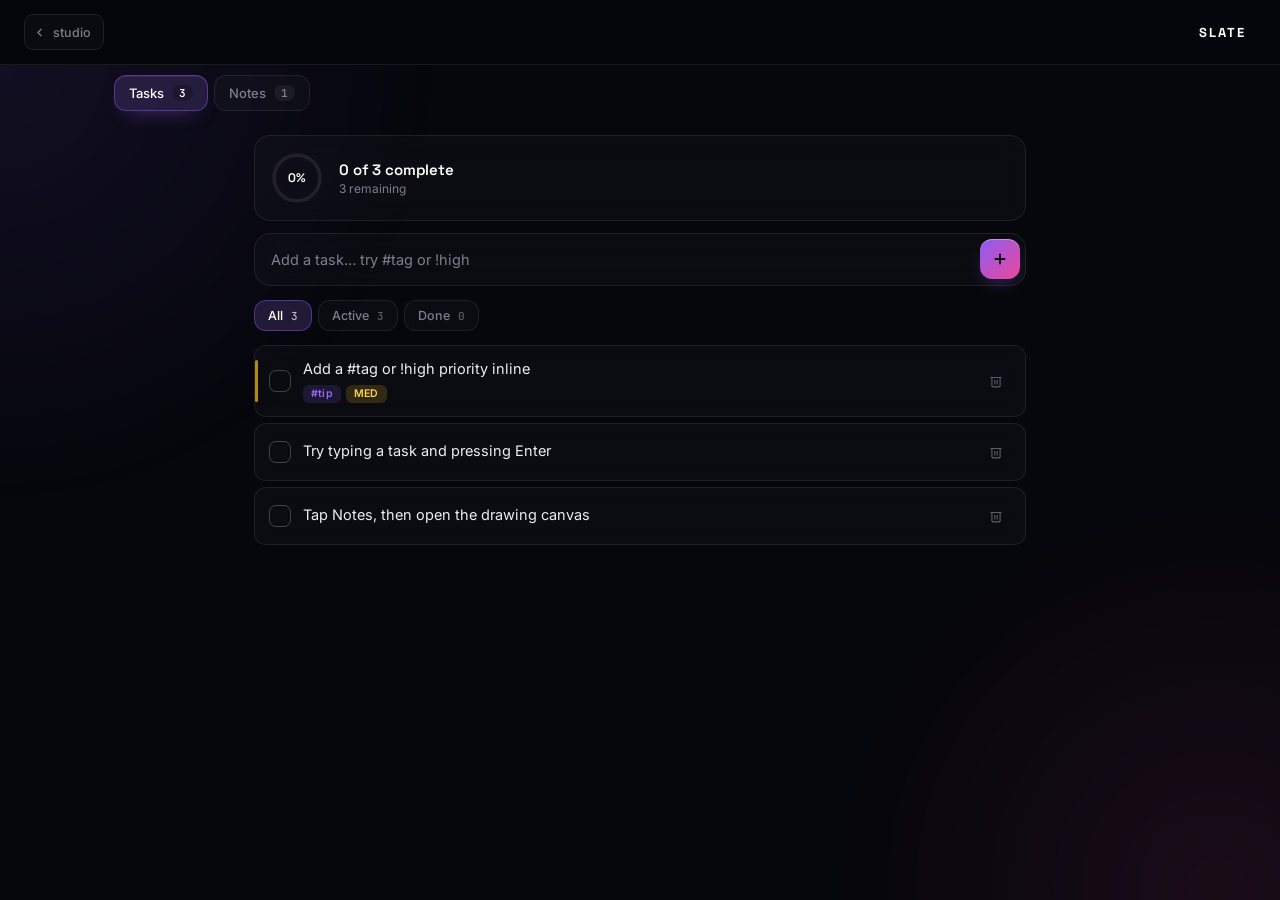
<file: apps/slate/index.html>
<!DOCTYPE html>
<html lang="en">

<head>
    <meta charset="utf-8" />
    <meta name="viewport" content="width=device-width, initial-scale=1, viewport-fit=cover" />
    <meta name="color-scheme" content="dark" />
    <meta name="theme-color" content="#06070C" />
    <title>SLATE — studio</title>
    <meta name="description" content="Tasks and notes with a pressure-sensitive drawing canvas." />
    <link rel="icon" href="../../assets/img/favicon.svg" />
    <link rel="preconnect" href="https://fonts.googleapis.com">
    <link rel="preconnect" href="https://fonts.gstatic.com" crossorigin>
    <link
        href="https://fonts.googleapis.com/css2?family=Inter:wght@400;500;600;700&family=Space+Grotesk:wght@500;600;700&family=JetBrains+Mono:wght@500&display=swap"
        rel="stylesheet">
    <link rel="stylesheet" href="../../assets/css/tokens.css">
    <link rel="stylesheet" href="../../assets/css/app.css">

    <style>
        /* ═══════════════════════════════════════════
   SLATE · app styles
   ═══════════════════════════════════════════ */

        :root {
            --slate-accent: #8B5CF6;
            --slate-accent-2: #EC4899;
        }

        body {
            overflow: hidden;
        }

        /* ─────────────────────────────────────────
   STAGE
   ───────────────────────────────────────── */
        .slate-main {
            position: relative;
            flex: 1;
            display: flex;
            flex-direction: column;
            min-height: 0;
            overflow: hidden;
        }

        /* Soft ambient background */
        .slate-bg {
            position: absolute;
            inset: 0;
            z-index: 0;
            overflow: hidden;
            pointer-events: none;
        }

        .slate-blob {
            position: absolute;
            border-radius: 50%;
            filter: blur(0);
            will-change: transform;
        }

        .slate-blob.a {
            width: 80vmax;
            height: 80vmax;
            left: -40vmax;
            top: -40vmax;
            opacity: .1;
            background: radial-gradient(circle, var(--slate-accent) 0%, transparent 62%);
            animation: slateFloat1 42s ease-in-out infinite;
        }

        .slate-blob.b {
            width: 70vmax;
            height: 70vmax;
            right: -30vmax;
            bottom: -34vmax;
            opacity: .09;
            background: radial-gradient(circle, var(--slate-accent-2) 0%, transparent 62%);
            animation: slateFloat2 50s ease-in-out infinite;
        }

        @keyframes slateFloat1 {

            0%,
            100% {
                transform: translate(0, 0) scale(1)
            }

            50% {
                transform: translate(5vmax, 4vmax) scale(1.1)
            }
        }

        @keyframes slateFloat2 {

            0%,
            100% {
                transform: translate(0, 0) scale(1)
            }

            50% {
                transform: translate(-6vmax, -4vmax) scale(1.08)
            }
        }

        /* ─────────────────────────────────────────
   TABS
   ───────────────────────────────────────── */
        .slate-tabs {
            position: relative;
            z-index: 2;
            display: flex;
            gap: 6px;
            padding: 10px clamp(14px, 3vw, 24px) 0;
            max-width: 1100px;
            width: 100%;
            margin: 0 auto;
        }

        .slate-tab {
            display: inline-flex;
            align-items: center;
            gap: 8px;
            padding: 9px 14px;
            border-radius: var(--r-md);
            border: 1px solid var(--line);
            background: rgba(255, 255, 255, .025);
            color: var(--muted);
            font-family: inherit;
            font-size: 13px;
            font-weight: 500;
            cursor: pointer;
            transition: var(--dur-base) var(--ease);
        }

        .slate-tab:hover {
            color: #E7E7F0;
            background: rgba(255, 255, 255, .06);
        }

        .slate-tab.active {
            color: #fff;
            border-color: color-mix(in srgb, var(--slate-accent) 45%, transparent);
            background: color-mix(in srgb, var(--slate-accent) 14%, rgba(255, 255, 255, .03));
            box-shadow:
                0 8px 22px -14px var(--slate-accent),
                inset 0 1px 0 rgba(255, 255, 255, .07);
        }

        .slate-tab .count {
            font-family: var(--font-mono);
            font-size: 11px;
            font-weight: 600;
            padding: 1px 7px;
            border-radius: 99px;
            background: rgba(255, 255, 255, .06);
            color: inherit;
        }

        .slate-tab.active .count {
            background: rgba(0, 0, 0, .22);
            color: #fff;
        }

        /* ─────────────────────────────────────────
   PANELS
   ───────────────────────────────────────── */
        .slate-panel {
            position: relative;
            z-index: 2;
            flex: 1;
            min-height: 0;
            display: none;
            overflow-y: auto;
            overflow-x: hidden;
            scrollbar-width: thin;
            scrollbar-color: rgba(255, 255, 255, .1) transparent;
        }

        .slate-panel.active {
            display: block;
        }

        .slate-panel::-webkit-scrollbar {
            width: 8px;
        }

        .slate-panel::-webkit-scrollbar-thumb {
            background: rgba(255, 255, 255, .1);
            border-radius: 8px;
        }

        .panel-inner {
            max-width: 820px;
            margin: 0 auto;
            padding: clamp(16px, 3vh, 24px) clamp(14px, 3vw, 24px) clamp(24px, 4vh, 40px);
        }

        /* ─────────────────────────────────────────
   TASKS · stats
   ───────────────────────────────────────── */
        .tasks-stats {
            display: flex;
            align-items: center;
            gap: 16px;
            padding: 16px;
            border-radius: var(--r-lg);
            border: 1px solid var(--line);
            background: rgba(255, 255, 255, .025);
            -webkit-backdrop-filter: blur(14px);
            backdrop-filter: blur(14px);
            margin-bottom: 12px;
        }

        .stats-ring {
            position: relative;
            width: 52px;
            height: 52px;
            flex: 0 0 auto;
        }

        .stats-ring svg {
            width: 100%;
            height: 100%;
            transform: rotate(-90deg);
        }

        .stats-ring .track {
            fill: none;
            stroke: rgba(255, 255, 255, .08);
            stroke-width: 3.5;
        }

        .stats-ring .bar {
            fill: none;
            stroke: url(#slateStatsGrad);
            stroke-width: 3.5;
            stroke-linecap: round;
            stroke-dasharray: 138.23;
            stroke-dashoffset: 138.23;
            transition: stroke-dashoffset .55s var(--ease);
            filter: drop-shadow(0 0 8px var(--slate-accent));
        }

        .stats-ring .label {
            position: absolute;
            inset: 0;
            display: grid;
            place-items: center;
            font-family: var(--font-display);
            font-size: 12.5px;
            font-weight: 600;
            font-variant-numeric: tabular-nums;
            color: #fff;
        }

        .stats-info {
            flex: 1;
            min-width: 0;
        }

        .stats-title {
            font-family: var(--font-display);
            font-size: 15px;
            font-weight: 600;
            letter-spacing: -.01em;
            color: #fff;
            margin-bottom: 2px;
        }

        .stats-sub {
            font-size: 12px;
            color: var(--muted);
        }

        /* ─────────────────────────────────────────
   TASKS · add form
   ───────────────────────────────────────── */
        .task-add {
            display: flex;
            gap: 8px;
            margin-bottom: 14px;
            padding: 5px 5px 5px 16px;
            border-radius: var(--r-lg);
            border: 1px solid var(--line);
            background: rgba(255, 255, 255, .025);
            -webkit-backdrop-filter: blur(14px);
            backdrop-filter: blur(14px);
            transition: var(--dur-base) var(--ease);
        }

        .task-add:focus-within {
            border-color: color-mix(in srgb, var(--slate-accent) 45%, transparent);
            background: rgba(255, 255, 255, .04);
            box-shadow: 0 0 0 4px color-mix(in srgb, var(--slate-accent) 12%, transparent);
        }

        .task-add input {
            flex: 1;
            min-width: 0;
            background: transparent;
            border: none;
            outline: none;
            font-size: 14.5px;
            color: #fff;
            padding: 12px 0;
        }

        .task-add input::placeholder {
            color: var(--muted);
        }

        .task-add .add-btn {
            width: 40px;
            height: 40px;
            flex: 0 0 auto;
            border-radius: var(--r-md);
            border: none;
            background: linear-gradient(135deg, var(--slate-accent), var(--slate-accent-2));
            color: var(--bg);
            display: grid;
            place-items: center;
            cursor: pointer;
            box-shadow:
                0 8px 22px -12px var(--slate-accent),
                inset 0 1px 0 rgba(255, 255, 255, .35);
            transition: var(--dur-base) var(--ease);
        }

        .task-add .add-btn:hover {
            transform: translateY(-1px);
        }

        .task-add .add-btn:active {
            transform: scale(.95);
        }

        .task-add .add-btn svg {
            width: 18px;
            height: 18px;
        }

        /* ─────────────────────────────────────────
   TASKS · filters
   ───────────────────────────────────────── */
        .task-filters {
            display: flex;
            align-items: center;
            gap: 6px;
            margin-bottom: 12px;
            overflow-x: auto;
            scrollbar-width: none;
            padding-bottom: 2px;
        }

        .task-filters::-webkit-scrollbar {
            display: none;
        }

        .fchip {
            padding: 7px 13px;
            border-radius: var(--r-md);
            border: 1px solid var(--line);
            background: rgba(255, 255, 255, .025);
            color: var(--muted);
            font-family: inherit;
            font-size: 12.5px;
            font-weight: 500;
            white-space: nowrap;
            flex: 0 0 auto;
            cursor: pointer;
            transition: var(--dur-base) var(--ease);
        }

        .fchip:hover {
            color: #fff;
            background: rgba(255, 255, 255, .05);
        }

        .fchip.active {
            color: #fff;
            background: color-mix(in srgb, var(--slate-accent) 15%, rgba(255, 255, 255, .03));
            border-color: color-mix(in srgb, var(--slate-accent) 45%, transparent);
        }

        .fchip .fc-count {
            font-family: var(--font-mono);
            font-size: 11px;
            margin-left: 5px;
            opacity: .7;
            font-variant-numeric: tabular-nums;
        }

        .clear-done {
            margin-left: auto;
            padding: 7px 13px;
            border-radius: var(--r-md);
            border: 1px solid transparent;
            background: transparent;
            color: var(--muted-2);
            font-family: inherit;
            font-size: 12.5px;
            font-weight: 500;
            white-space: nowrap;
            flex: 0 0 auto;
            cursor: pointer;
            transition: var(--dur-base) var(--ease);
        }

        .clear-done:hover {
            color: var(--danger);
            background: rgba(255, 107, 107, .08);
        }

        .clear-done[hidden] {
            display: none;
        }

        /* ─────────────────────────────────────────
   TASKS · list
   ───────────────────────────────────────── */
        .task-list {
            list-style: none;
            margin: 0;
            padding: 0;
            display: flex;
            flex-direction: column;
            gap: 6px;
        }

        .task {
            position: relative;
            display: grid;
            grid-template-columns: auto 1fr auto;
            align-items: center;
            gap: 12px;
            padding: 13px 14px;
            border-radius: var(--r-md);
            border: 1px solid var(--line);
            background: rgba(255, 255, 255, .025);
            -webkit-backdrop-filter: blur(10px);
            backdrop-filter: blur(10px);
            transition: var(--dur-base) var(--ease);
            animation: taskIn .34s var(--ease) backwards;
        }

        @keyframes taskIn {
            from {
                opacity: 0;
                transform: translateY(-4px)
            }

            to {
                opacity: 1;
                transform: translateY(0)
            }
        }

        .task:hover {
            background: rgba(255, 255, 255, .05);
            border-color: var(--line-2);
        }

        .task::before {
            content: '';
            position: absolute;
            left: 0;
            top: 14px;
            bottom: 14px;
            width: 3px;
            border-radius: 99px;
            background: transparent;
            transition: var(--dur-base) var(--ease);
        }

        .task[data-priority="1"]::before {
            background: rgba(96, 165, 250, .55);
        }

        .task[data-priority="2"]::before {
            background: rgba(251, 191, 36, .7);
        }

        .task[data-priority="3"]::before {
            background: rgba(239, 68, 68, .75);
            box-shadow: 0 0 10px rgba(239, 68, 68, .4);
        }

        .t-check {
            width: 22px;
            height: 22px;
            flex: 0 0 auto;
            border-radius: 7px;
            border: 1.5px solid rgba(255, 255, 255, .22);
            background: transparent;
            display: grid;
            place-items: center;
            cursor: pointer;
            transition: var(--dur-base) var(--ease);
            position: relative;
        }

        .t-check:hover {
            border-color: var(--slate-accent);
            background: color-mix(in srgb, var(--slate-accent) 10%, transparent);
        }

        .t-check svg {
            width: 13px;
            height: 13px;
            stroke: var(--bg);
            stroke-width: 3;
            stroke-linecap: round;
            stroke-linejoin: round;
            fill: none;
            stroke-dasharray: 20;
            stroke-dashoffset: 20;
            transition: stroke-dashoffset .3s var(--ease) .04s;
        }

        .task.done .t-check {
            background: linear-gradient(135deg, var(--slate-accent), var(--slate-accent-2));
            border-color: transparent;
            box-shadow: 0 6px 18px -10px var(--slate-accent);
        }

        .task.done .t-check svg {
            stroke-dashoffset: 0;
        }

        .t-body {
            min-width: 0;
            display: flex;
            flex-direction: column;
            gap: 5px;
        }

        .t-text {
            font-size: 14.5px;
            line-height: 1.42;
            color: var(--text);
            word-break: break-word;
            transition: var(--dur-base) var(--ease);
        }

        .task.done .t-text {
            color: var(--muted);
            text-decoration: line-through;
            text-decoration-color: rgba(255, 255, 255, .22);
        }

        .t-meta {
            display: flex;
            flex-wrap: wrap;
            gap: 5px;
            align-items: center;
        }

        .t-tag {
            font-size: 10.5px;
            font-weight: 600;
            padding: 2.5px 8px;
            border-radius: var(--r-xs);
            background: color-mix(in srgb, var(--slate-accent) 14%, transparent);
            color: color-mix(in srgb, var(--slate-accent) 90%, #fff);
            letter-spacing: .02em;
        }

        .t-prio {
            font-size: 10.5px;
            font-weight: 600;
            padding: 2.5px 8px;
            border-radius: var(--r-xs);
            letter-spacing: .03em;
            text-transform: uppercase;
        }

        .t-prio[data-p="1"] {
            background: rgba(96, 165, 250, .14);
            color: #93C5FD;
        }

        .t-prio[data-p="2"] {
            background: rgba(251, 191, 36, .16);
            color: #FCD34D;
        }

        .t-prio[data-p="3"] {
            background: rgba(239, 68, 68, .16);
            color: #FCA5A5;
        }

        .t-del {
            width: 30px;
            height: 30px;
            border-radius: var(--r-sm);
            border: none;
            background: transparent;
            color: var(--muted-2);
            display: grid;
            place-items: center;
            cursor: pointer;
            transition: var(--dur-base) var(--ease);
            flex: 0 0 auto;
        }

        .t-del:hover {
            color: var(--danger);
            background: rgba(255, 107, 107, .1);
        }

        .t-del svg {
            width: 14px;
            height: 14px;
        }

        /* Empty */
        .empty {
            display: none;
            flex-direction: column;
            align-items: center;
            justify-content: center;
            padding: 48px 20px;
            text-align: center;
            color: var(--muted);
        }

        .empty.show {
            display: flex;
        }

        .empty-icon {
            width: 56px;
            height: 56px;
            border-radius: var(--r-lg);
            background: color-mix(in srgb, var(--slate-accent) 10%, transparent);
            border: 1px solid color-mix(in srgb, var(--slate-accent) 22%, transparent);
            display: grid;
            place-items: center;
            margin-bottom: 16px;
            color: var(--slate-accent);
        }

        .empty-icon svg {
            width: 22px;
            height: 22px;
        }

        .empty-title {
            font-size: 14.5px;
            font-weight: 600;
            color: var(--text-2);
            margin-bottom: 6px;
        }

        .empty-hint {
            font-size: 12.5px;
            color: var(--muted-2);
            line-height: 1.55;
            max-width: 280px;
        }

        .empty-hint kbd {
            font-family: var(--font-mono);
            font-size: 10.5px;
            padding: 1.5px 5px;
            border-radius: 4px;
            background: rgba(255, 255, 255, .06);
            border: 1px solid var(--line);
            color: var(--text);
        }

        /* ─────────────────────────────────────────
   NOTES · grid
   ───────────────────────────────────────── */
        .notes-grid {
            display: grid;
            grid-template-columns: repeat(auto-fill, minmax(200px, 1fr));
            gap: 10px;
        }

        @media (max-width: 520px) {
            .notes-grid {
                grid-template-columns: repeat(2, 1fr);
                gap: 8px;
            }
        }

        .note-new {
            aspect-ratio: 1 / 1.06;
            border-radius: var(--r-lg);
            border: 1.5px dashed rgba(255, 255, 255, .14);
            background: rgba(255, 255, 255, .015);
            color: var(--muted);
            display: flex;
            flex-direction: column;
            align-items: center;
            justify-content: center;
            gap: 8px;
            font-family: inherit;
            font-size: 12.5px;
            font-weight: 500;
            cursor: pointer;
            transition: var(--dur-base) var(--ease);
        }

        .note-new:hover {
            border-color: color-mix(in srgb, var(--slate-accent) 55%, transparent);
            background: color-mix(in srgb, var(--slate-accent) 8%, transparent);
            color: #fff;
        }

        .note-new .plus-ring {
            width: 44px;
            height: 44px;
            border-radius: 50%;
            border: 1.5px solid currentColor;
            display: grid;
            place-items: center;
            opacity: .85;
            transition: var(--dur-base) var(--ease);
        }

        .note-new:hover .plus-ring {
            transform: scale(1.06) rotate(90deg);
        }

        .note-new .plus-ring svg {
            width: 20px;
            height: 20px;
        }

        .note-card {
            position: relative;
            aspect-ratio: 1 / 1.06;
            padding: 14px;
            border-radius: var(--r-lg);
            border: 1px solid var(--line);
            background: rgba(255, 255, 255, .025);
            -webkit-backdrop-filter: blur(10px);
            backdrop-filter: blur(10px);
            display: flex;
            flex-direction: column;
            text-align: left;
            cursor: pointer;
            transition: var(--dur-base) var(--ease);
            animation: taskIn .34s var(--ease) backwards;
            overflow: hidden;
        }

        .note-card:hover {
            background: rgba(255, 255, 255, .05);
            border-color: var(--line-2);
            transform: translateY(-2px);
        }

        .note-card.pinned {
            border-color: color-mix(in srgb, var(--slate-accent) 40%, transparent);
            background: color-mix(in srgb, var(--slate-accent) 6%, rgba(255, 255, 255, .02));
        }

        .note-head {
            display: flex;
            align-items: flex-start;
            justify-content: space-between;
            gap: 6px;
            margin-bottom: 6px;
        }

        .note-title {
            font-size: 13.5px;
            font-weight: 600;
            color: #fff;
            line-height: 1.3;
            word-break: break-word;
            display: -webkit-box;
            -webkit-line-clamp: 2;
            -webkit-box-orient: vertical;
            overflow: hidden;
            min-width: 0;
        }

        .note-title.untitled {
            color: var(--muted);
            font-weight: 500;
            font-style: italic;
        }

        .note-menu {
            width: 24px;
            height: 24px;
            flex: 0 0 auto;
            border-radius: var(--r-xs);
            border: none;
            background: transparent;
            color: var(--muted-2);
            display: grid;
            place-items: center;
            cursor: pointer;
            transition: var(--dur-base) var(--ease);
        }

        .note-menu:hover {
            background: rgba(255, 255, 255, .08);
            color: #fff;
        }

        .note-menu svg {
            width: 12px;
            height: 12px;
        }

        .note-preview {
            flex: 1;
            font-size: 12.5px;
            line-height: 1.5;
            color: var(--muted);
            overflow: hidden;
            display: -webkit-box;
            -webkit-line-clamp: 5;
            -webkit-box-orient: vertical;
            word-break: break-word;
            white-space: pre-wrap;
            min-height: 0;
        }

        .note-preview.empty {
            font-style: italic;
            opacity: .6;
        }

        .note-foot {
            display: flex;
            align-items: center;
            justify-content: space-between;
            gap: 6px;
            margin-top: 10px;
            font-size: 10.5px;
            color: var(--muted-2);
        }

        .note-badges {
            display: flex;
            gap: 5px;
        }

        .note-badge {
            display: inline-flex;
            align-items: center;
            gap: 3px;
            padding: 2px 6px;
            border-radius: var(--r-xs);
            background: rgba(255, 255, 255, .06);
            color: var(--muted);
            font-size: 10px;
            font-weight: 500;
        }

        .note-badge svg {
            width: 10px;
            height: 10px;
        }

        .note-badge.pin {
            background: color-mix(in srgb, var(--slate-accent) 15%, transparent);
            color: color-mix(in srgb, var(--slate-accent) 90%, #fff);
        }

        /* ─────────────────────────────────────────
   EDITOR OVERLAY
   ───────────────────────────────────────── */
        .editor {
            position: fixed;
            inset: 0;
            z-index: var(--z-modal);
            display: grid;
            grid-template-rows: auto 1fr auto;
            background: var(--bg);
            opacity: 0;
            pointer-events: none;
            transform: translateY(20px);
            transition:
                opacity var(--dur-slow) var(--ease),
                transform var(--dur-slow) var(--ease);
        }

        .editor.open {
            opacity: 1;
            pointer-events: auto;
            transform: none;
        }

        .editor::before {
            content: '';
            position: absolute;
            inset: 0;
            z-index: 0;
            background:
                radial-gradient(ellipse 90% 60% at 50% 0%,
                    color-mix(in srgb, var(--slate-accent) 12%, transparent), transparent 70%),
                radial-gradient(ellipse 80% 60% at 50% 100%,
                    color-mix(in srgb, var(--slate-accent-2) 10%, transparent), transparent 70%);
            pointer-events: none;
        }

        .editor>* {
            position: relative;
            z-index: 1;
        }

        .editor-header {
            display: flex;
            align-items: center;
            gap: 10px;
            padding: clamp(10px, 1.8vh, 14px) clamp(14px, 3vw, 24px);
            border-bottom: 1px solid var(--line);
            background: rgba(6, 7, 12, .55);
            -webkit-backdrop-filter: blur(18px);
            backdrop-filter: blur(18px);
        }

        .editor-back {
            width: 38px;
            height: 38px;
            border-radius: var(--r-md);
            border: 1px solid var(--line);
            background: rgba(255, 255, 255, .03);
            color: var(--muted);
            display: grid;
            place-items: center;
            cursor: pointer;
            flex: 0 0 auto;
            transition: var(--dur-base) var(--ease);
        }

        .editor-back:hover {
            color: #fff;
            background: rgba(255, 255, 255, .07);
        }

        .editor-back:active {
            transform: scale(.94);
        }

        .editor-back svg {
            width: 16px;
            height: 16px;
        }

        .editor-title {
            flex: 1;
            min-width: 0;
            background: transparent;
            border: none;
            outline: none;
            font-family: var(--font-display);
            font-size: 16px;
            font-weight: 600;
            letter-spacing: -.012em;
            color: #fff;
            padding: 8px 4px;
        }

        .editor-title::placeholder {
            color: var(--muted);
            font-weight: 500;
        }

        .editor-status {
            font-size: 11px;
            color: var(--muted-2);
            white-space: nowrap;
            padding: 4px 8px;
            border-radius: var(--r-xs);
            background: rgba(255, 255, 255, .03);
            border: 1px solid var(--line);
            transition: var(--dur-base) var(--ease);
            flex: 0 0 auto;
        }

        .editor-status.saved {
            color: color-mix(in srgb, var(--slate-accent) 90%, #fff);
        }

        .editor-body {
            position: relative;
            min-height: 0;
            overflow: hidden;
        }

        .editor-text {
            position: absolute;
            inset: 0;
            width: 100%;
            height: 100%;
            padding: clamp(16px, 3vw, 26px);
            padding-bottom: clamp(140px, 20vh, 200px);
            background: transparent;
            border: none;
            outline: none;
            resize: none;
            font-family: var(--font-sans);
            font-size: 15px;
            line-height: 1.65;
            color: var(--text);
            overflow-y: auto;
            scrollbar-width: thin;
            transition: opacity var(--dur-base) var(--ease);
        }

        .editor-text::placeholder {
            color: var(--muted);
        }

        .editor-text::-webkit-scrollbar {
            width: 8px;
        }

        .editor-text::-webkit-scrollbar-thumb {
            background: rgba(255, 255, 255, .1);
            border-radius: 8px;
        }

        .editor-canvas {
            position: absolute;
            inset: 0;
            width: 100%;
            height: 100%;
            touch-action: none;
            cursor: crosshair;
            z-index: 2;
        }

        .editor-body[data-mode="text"] .editor-canvas {
            pointer-events: none;
            cursor: default;
        }

        .editor-body[data-mode="text"] .editor-text {
            z-index: 3;
            pointer-events: auto;
        }

        .editor-body[data-mode="draw"] .editor-text {
            pointer-events: none;
            z-index: 1;
        }

        /* ─────────────────────────────────────────
   EDITOR TOOLBAR
   ───────────────────────────────────────── */
        .editor-toolbar {
            display: flex;
            align-items: center;
            gap: 8px;
            padding: 10px clamp(12px, 2.6vw, 20px);
            padding-bottom: calc(10px + env(safe-area-inset-bottom));
            border-top: 1px solid var(--line);
            background: rgba(6, 7, 12, .72);
            -webkit-backdrop-filter: blur(18px);
            backdrop-filter: blur(18px);
            overflow-x: auto;
            scrollbar-width: none;
            -webkit-overflow-scrolling: touch;
        }

        .editor-toolbar::-webkit-scrollbar {
            display: none;
        }

        .tool-group {
            display: flex;
            align-items: center;
            gap: 5px;
            padding: 3px;
            border-radius: var(--r-md);
            border: 1px solid var(--line);
            background: rgba(255, 255, 255, .025);
            flex: 0 0 auto;
        }

        .tool-btn {
            height: 34px;
            min-width: 34px;
            padding: 0 10px;
            border-radius: var(--r-sm);
            border: none;
            background: transparent;
            color: var(--muted);
            display: inline-flex;
            align-items: center;
            justify-content: center;
            gap: 5px;
            font-family: inherit;
            font-size: 12px;
            font-weight: 500;
            cursor: pointer;
            transition: var(--dur-fast) var(--ease);
        }

        .tool-btn:hover {
            color: #fff;
            background: rgba(255, 255, 255, .07);
        }

        .tool-btn:active {
            transform: scale(.94);
        }

        .tool-btn.active {
            color: #fff;
            background: linear-gradient(135deg, var(--slate-accent), var(--slate-accent-2));
            box-shadow: 0 6px 16px -10px var(--slate-accent);
        }

        .tool-btn:disabled {
            opacity: .32;
            cursor: not-allowed;
        }

        .tool-btn:disabled:hover {
            background: transparent;
            color: var(--muted);
        }

        .tool-btn svg {
            width: 15px;
            height: 15px;
        }

        .size-preview {
            width: 26px;
            height: 26px;
            display: grid;
            place-items: center;
            flex: 0 0 auto;
        }

        .size-preview i {
            display: block;
            border-radius: 50%;
            background: #fff;
            transition: var(--dur-base) var(--ease);
        }

        .size-slider {
            -webkit-appearance: none;
            appearance: none;
            width: 72px;
            height: 26px;
            background: transparent;
            cursor: pointer;
        }

        .size-slider::-webkit-slider-runnable-track {
            height: 4px;
            border-radius: 99px;
            background: rgba(255, 255, 255, .12);
        }

        .size-slider::-webkit-slider-thumb {
            -webkit-appearance: none;
            appearance: none;
            width: 14px;
            height: 14px;
            border-radius: 50%;
            background: #fff;
            margin-top: -5px;
            box-shadow: 0 0 0 3px color-mix(in srgb, var(--slate-accent) 30%, transparent);
            transition: box-shadow .2s var(--ease);
        }

        .size-slider::-webkit-slider-thumb:hover {
            box-shadow: 0 0 0 6px color-mix(in srgb, var(--slate-accent) 32%, transparent);
        }

        .size-slider::-moz-range-track {
            height: 4px;
            border-radius: 99px;
            background: rgba(255, 255, 255, .12);
        }

        .size-slider::-moz-range-thumb {
            width: 14px;
            height: 14px;
            border-radius: 50%;
            border: none;
            background: #fff;
            box-shadow: 0 0 0 3px color-mix(in srgb, var(--slate-accent) 30%, transparent);
        }

        .color-swatches {
            display: flex;
            gap: 4px;
            padding: 3px;
            border-radius: var(--r-md);
            border: 1px solid var(--line);
            background: rgba(255, 255, 255, .025);
            flex: 0 0 auto;
        }

        .swatch {
            width: 26px;
            height: 26px;
            border-radius: var(--r-sm);
            border: 2px solid transparent;
            background: transparent;
            padding: 3px;
            cursor: pointer;
            transition: var(--dur-fast) var(--ease);
            position: relative;
        }

        .swatch i {
            display: block;
            width: 100%;
            height: 100%;
            border-radius: 4px;
            transition: var(--dur-fast) var(--ease);
        }

        .swatch:hover {
            transform: scale(1.08);
        }

        .swatch.active {
            border-color: currentColor;
            transform: scale(1.05);
        }

        .mode-toggle {
            display: flex;
            gap: 3px;
            padding: 3px;
            border-radius: var(--r-md);
            border: 1px solid var(--line);
            background: rgba(255, 255, 255, .025);
            flex: 0 0 auto;
            margin-left: auto;
        }

        .mode-btn {
            height: 32px;
            padding: 0 12px;
            border-radius: var(--r-sm);
            border: none;
            background: transparent;
            color: var(--muted);
            font-family: inherit;
            font-size: 12px;
            font-weight: 500;
            display: inline-flex;
            align-items: center;
            gap: 5px;
            cursor: pointer;
            transition: var(--dur-base) var(--ease);
        }

        .mode-btn:hover {
            color: #fff;
        }

        .mode-btn.active {
            color: var(--bg);
            background: linear-gradient(135deg, var(--slate-accent), var(--slate-accent-2));
            box-shadow: 0 6px 16px -10px var(--slate-accent);
        }

        .mode-btn svg {
            width: 13px;
            height: 13px;
        }

        /* ─────────────────────────────────────────
   CONTEXT MENU
   ───────────────────────────────────────── */
        .menu-overlay {
            position: fixed;
            inset: 0;
            z-index: var(--z-toast);
            opacity: 0;
            pointer-events: none;
            transition: opacity .2s var(--ease);
        }

        .menu-overlay.open {
            opacity: 1;
            pointer-events: auto;
        }

        .mini-menu {
            position: fixed;
            padding: 5px;
            border-radius: var(--r-md);
            border: 1px solid var(--line-2);
            background: linear-gradient(180deg, rgba(24, 24, 30, .98), rgba(14, 14, 19, .98));
            box-shadow:
                0 20px 50px -18px rgba(0, 0, 0, .9),
                inset 0 1px 0 rgba(255, 255, 255, .05);
            min-width: 170px;
            transform: scale(.94);
            transform-origin: top right;
            transition: transform .2s var(--ease);
        }

        .menu-overlay.open .mini-menu {
            transform: scale(1);
        }

        .mini-menu button {
            display: flex;
            align-items: center;
            gap: 10px;
            width: 100%;
            padding: 9px 11px;
            border-radius: var(--r-sm);
            border: none;
            background: transparent;
            color: var(--text);
            font-family: inherit;
            font-size: 13px;
            text-align: left;
            cursor: pointer;
            transition: var(--dur-fast) var(--ease);
        }

        .mini-menu button:hover {
            background: rgba(255, 255, 255, .07);
        }

        .mini-menu button.danger {
            color: #FF8E8E;
        }

        .mini-menu button.danger:hover {
            background: rgba(255, 107, 107, .12);
        }

        .mini-menu button svg {
            width: 14px;
            height: 14px;
            opacity: .8;
        }

        /* ─────────────────────────────────────────
   TOAST
   ───────────────────────────────────────── */
        .toast {
            position: fixed;
            left: 50%;
            bottom: 32px;
            transform: translate(-50%, 20px);
            padding: 10px 16px;
            border-radius: var(--r-md);
            background: rgba(20, 20, 26, .95);
            border: 1px solid var(--line-2);
            color: #fff;
            font-size: 13px;
            box-shadow: 0 20px 50px -18px rgba(0, 0, 0, .9);
            opacity: 0;
            pointer-events: none;
            transition: var(--dur-slow) var(--ease);
            z-index: var(--z-toast);
            -webkit-backdrop-filter: blur(14px);
            backdrop-filter: blur(14px);
            display: flex;
            align-items: center;
            gap: 8px;
            max-width: calc(100% - 32px);
        }

        .toast.show {
            opacity: 1;
            transform: translate(-50%, 0);
        }

        .toast svg {
            width: 14px;
            height: 14px;
            flex: 0 0 auto;
        }

        /* ─────────────────────────────────────────
   RESPONSIVE
   ───────────────────────────────────────── */
        @media (max-width: 420px) {
            .notes-grid {
                gap: 8px;
            }

            .note-card {
                padding: 12px;
            }

            .note-preview {
                -webkit-line-clamp: 4;
            }

            .tasks-stats {
                padding: 12px;
                gap: 12px;
            }

            .stats-ring {
                width: 46px;
                height: 46px;
            }

            .editor-toolbar {
                gap: 6px;
            }

            .size-slider {
                width: 56px;
            }
        }
    </style>
</head>

<body class="app-shell">

    <!-- ═══════════ APP BAR ═══════════ -->
    <header class="app-bar">
        <a class="app-back" href="../../" aria-label="Back to studio">
            <svg viewBox="0 0 24 24" fill="none" stroke="currentColor" stroke-width="2.2" stroke-linecap="round"
                stroke-linejoin="round">
                <polyline points="15 18 9 12 15 6" />
            </svg>
            studio
        </a>
        <h1 class="app-title">SLATE</h1>
        <div class="app-actions"></div>
    </header>

    <!-- ═══════════ MAIN ═══════════ -->
    <main class="slate-main">
        <div class="slate-bg" aria-hidden="true">
            <span class="slate-blob a"></span>
            <span class="slate-blob b"></span>
        </div>

        <!-- Tabs -->
        <nav class="slate-tabs" role="tablist">
            <button class="slate-tab active" data-view="tasks" role="tab" aria-selected="true">
                <span>Tasks</span>
                <span class="count" id="taskCount">0</span>
            </button>
            <button class="slate-tab" data-view="notes" role="tab" aria-selected="false">
                <span>Notes</span>
                <span class="count" id="noteCount">0</span>
            </button>
        </nav>

        <!-- Tasks panel -->
        <section class="slate-panel active" id="tasksPanel" role="tabpanel">
            <div class="panel-inner">

                <div class="tasks-stats">
                    <div class="stats-ring">
                        <svg viewBox="0 0 50 50">
                            <defs>
                                <linearGradient id="slateStatsGrad" x1="0" y1="0" x2="1" y2="1">
                                    <stop offset="0%" stop-color="#8B5CF6" />
                                    <stop offset="100%" stop-color="#EC4899" />
                                </linearGradient>
                            </defs>
                            <circle class="track" cx="25" cy="25" r="22" />
                            <circle class="bar" id="statsBar" cx="25" cy="25" r="22" />
                        </svg>
                        <span class="label" id="statsPct">0%</span>
                    </div>
                    <div class="stats-info">
                        <div class="stats-title" id="statsTitle">All clear</div>
                        <div class="stats-sub" id="statsSub">No tasks yet</div>
                    </div>
                </div>

                <form class="task-add" id="taskAdd" autocomplete="off">
                    <input type="text" id="taskInput" placeholder="Add a task… try #tag or !high" aria-label="New task">
                    <button class="add-btn" type="submit" aria-label="Add task">
                        <svg viewBox="0 0 24 24" fill="none" stroke="currentColor" stroke-width="2.4"
                            stroke-linecap="round">
                            <line x1="12" y1="6" x2="12" y2="18" />
                            <line x1="6" y1="12" x2="18" y2="12" />
                        </svg>
                    </button>
                </form>

                <div class="task-filters">
                    <button class="fchip active" data-filter="all">All <span class="fc-count"
                            id="fcAll">0</span></button>
                    <button class="fchip" data-filter="active">Active <span class="fc-count"
                            id="fcActive">0</span></button>
                    <button class="fchip" data-filter="done">Done <span class="fc-count" id="fcDone">0</span></button>
                    <button class="clear-done" id="clearDone" hidden>Clear done</button>
                </div>

                <ul class="task-list" id="taskList"></ul>

                <div class="empty" id="tasksEmpty">
                    <div class="empty-icon">
                        <svg viewBox="0 0 24 24" fill="none" stroke="currentColor" stroke-width="1.8"
                            stroke-linecap="round" stroke-linejoin="round">
                            <polyline points="4 12 9 17 20 6" />
                        </svg>
                    </div>
                    <div class="empty-title">Nothing here yet</div>
                    <div class="empty-hint">
                        Add your first task above. Try <kbd>#work</kbd> for a tag or <kbd>!high</kbd> for priority.
                    </div>
                </div>
            </div>
        </section>

        <!-- Notes panel -->
        <section class="slate-panel" id="notesPanel" role="tabpanel">
            <div class="panel-inner">
                <div class="notes-grid" id="notesGrid"></div>
            </div>
        </section>
    </main>

    <!-- ═══════════ EDITOR ═══════════ -->
    <div class="editor" id="editor" role="dialog" aria-modal="true">
        <div class="editor-header">
            <button class="editor-back" id="editorBack" aria-label="Close editor">
                <svg viewBox="0 0 24 24" fill="none" stroke="currentColor" stroke-width="2" stroke-linecap="round"
                    stroke-linejoin="round">
                    <polyline points="15 18 9 12 15 6" />
                </svg>
            </button>
            <input type="text" class="editor-title" id="editorTitle" placeholder="Untitled note" maxlength="120"
                autocomplete="off">
            <span class="editor-status" id="editorStatus">Saved</span>
        </div>

        <div class="editor-body" id="editorBody" data-mode="draw">
            <textarea class="editor-text" id="editorText" placeholder="Start writing…" spellcheck="true"></textarea>
            <canvas class="editor-canvas" id="editorCanvas"></canvas>
        </div>

        <div class="editor-toolbar">
            <div class="tool-group">
                <button class="tool-btn active" data-tool="pen" aria-label="Pen">
                    <svg viewBox="0 0 24 24" fill="none" stroke="currentColor" stroke-width="1.9" stroke-linecap="round"
                        stroke-linejoin="round">
                        <path d="M17 3.5a2.12 2.12 0 0 1 3 3L7.5 19 3 20.5 4.5 16Z" />
                    </svg>
                </button>
                <button class="tool-btn" data-tool="eraser" aria-label="Eraser">
                    <svg viewBox="0 0 24 24" fill="none" stroke="currentColor" stroke-width="1.9" stroke-linecap="round"
                        stroke-linejoin="round">
                        <path d="m7 21-4-4a2 2 0 0 1 0-2.8L13.2 4a2 2 0 0 1 2.8 0l4 4a2 2 0 0 1 0 2.8L12 21Z" />
                        <path d="M18 12 9 3" />
                    </svg>
                </button>
            </div>

            <div class="tool-group">
                <div class="size-preview" aria-hidden="true"><i id="sizePreview"></i></div>
                <input type="range" class="size-slider" id="sizeSlider" min="1" max="20" step="0.5" value="2.5"
                    aria-label="Brush size">
            </div>

            <div class="color-swatches" id="colorSwatches"></div>

            <div class="tool-group">
                <button class="tool-btn" id="undoBtn" aria-label="Undo" title="Undo (⌘Z)">
                    <svg viewBox="0 0 24 24" fill="none" stroke="currentColor" stroke-width="2" stroke-linecap="round"
                        stroke-linejoin="round">
                        <path d="M9 14 4 9l5-5" />
                        <path d="M4 9h11a5 5 0 0 1 5 5v0a5 5 0 0 1-5 5h-3" />
                    </svg>
                </button>
                <button class="tool-btn" id="redoBtn" aria-label="Redo" title="Redo (⌘⇧Z)">
                    <svg viewBox="0 0 24 24" fill="none" stroke="currentColor" stroke-width="2" stroke-linecap="round"
                        stroke-linejoin="round">
                        <path d="m15 14 5-5-5-5" />
                        <path d="M20 9H9a5 5 0 0 0-5 5v0a5 5 0 0 0 5 5h3" />
                    </svg>
                </button>
            </div>

            <div class="mode-toggle" id="modeToggle">
                <button class="mode-btn active" data-mode="draw">
                    <svg viewBox="0 0 24 24" fill="none" stroke="currentColor" stroke-width="2" stroke-linecap="round"
                        stroke-linejoin="round">
                        <path d="M17 3.5a2.12 2.12 0 0 1 3 3L7.5 19 3 20.5 4.5 16Z" />
                    </svg>
                    <span>Draw</span>
                </button>
                <button class="mode-btn" data-mode="text">
                    <svg viewBox="0 0 24 24" fill="none" stroke="currentColor" stroke-width="2" stroke-linecap="round"
                        stroke-linejoin="round">
                        <polyline points="4 7 4 5 20 5 20 7" />
                        <line x1="9" y1="19" x2="15" y2="19" />
                        <line x1="12" y1="5" x2="12" y2="19" />
                    </svg>
                    <span>Text</span>
                </button>
            </div>
        </div>
    </div>

    <!-- ═══════════ CONTEXT MENU ═══════════ -->
    <div class="menu-overlay" id="menuOverlay">
        <div class="mini-menu" id="miniMenu"></div>
    </div>

    <!-- ═══════════ TOAST ═══════════ -->
    <div class="toast" id="toast"></div>

    <!-- ═══════════ SCRIPTS ═══════════ -->
    <script src="../../assets/js/hub-audio.js"></script>
    <script>
        (function () {
            'use strict';

            /* ═══════════════════════════════════════════
               ICONS
               ═══════════════════════════════════════════ */
            const SVG = {
                check: '<svg viewBox="0 0 24 24"><polyline points="20 6 9 17 4 12"/></svg>',
                trash: '<svg viewBox="0 0 24 24" fill="none" stroke="currentColor" stroke-width="1.9" stroke-linecap="round" stroke-linejoin="round"><polyline points="3 6 5 6 21 6"/><path d="M19 6v14a2 2 0 0 1-2 2H7a2 2 0 0 1-2-2V6"/><line x1="10" y1="11" x2="10" y2="17"/><line x1="14" y1="11" x2="14" y2="17"/></svg>',
                more: '<svg viewBox="0 0 24 24" fill="currentColor"><circle cx="12" cy="5" r="1.8"/><circle cx="12" cy="12" r="1.8"/><circle cx="12" cy="19" r="1.8"/></svg>',
                pin: '<svg viewBox="0 0 24 24" fill="none" stroke="currentColor" stroke-width="1.9" stroke-linecap="round" stroke-linejoin="round"><path d="M12 17v5"/><path d="M9 10.8V4a1 1 0 0 1 1-1h4a1 1 0 0 1 1 1v6.8a2 2 0 0 0 .6 1.4l1.8 1.8a1 1 0 0 1-.7 1.7H7.3a1 1 0 0 1-.7-1.7l1.8-1.8a2 2 0 0 0 .6-1.4Z"/></svg>',
                unpin: '<svg viewBox="0 0 24 24" fill="none" stroke="currentColor" stroke-width="1.9" stroke-linecap="round" stroke-linejoin="round"><line x1="4" y1="4" x2="20" y2="20"/><path d="M12 17v5"/><path d="M9 10.8V4a1 1 0 0 1 1-1h4a1 1 0 0 1 1 1v6.8a2 2 0 0 0 .6 1.4l1.8 1.8a1 1 0 0 1-.7 1.7H7.3"/></svg>',
                copy: '<svg viewBox="0 0 24 24" fill="none" stroke="currentColor" stroke-width="1.9" stroke-linecap="round" stroke-linejoin="round"><rect x="9" y="9" width="13" height="13" rx="2"/><path d="M5 15H4a2 2 0 0 1-2-2V4a2 2 0 0 1 2-2h9a2 2 0 0 1 2 2v1"/></svg>',
                note: '<svg viewBox="0 0 24 24" fill="none" stroke="currentColor" stroke-width="1.9" stroke-linecap="round" stroke-linejoin="round"><path d="M14 3H6a2 2 0 0 0-2 2v14a2 2 0 0 0 2 2h12a2 2 0 0 0 2-2V9Z"/><polyline points="14 3 14 9 20 9"/></svg>',
                pencil: '<svg viewBox="0 0 24 24" fill="none" stroke="currentColor" stroke-width="2" stroke-linecap="round" stroke-linejoin="round"><path d="M17 3.5a2.12 2.12 0 0 1 3 3L7.5 19 3 20.5 4.5 16Z"/></svg>'
            };

            const BRUSH_COLORS = [
                '#EDEDF2', '#FF6B6B', '#FFA94D', '#FFD43B',
                '#69DB7C', '#4DABF7', '#9775FA', '#F783AC'
            ];

            /* ═══════════════════════════════════════════
               STATE
               ═══════════════════════════════════════════ */
            const STORAGE_KEY = 'slate.v1';

            const state = {
                tasks: [],
                notes: [],
                filter: 'all',
                view: 'tasks'
            };

            let activeNoteId = null;
            let canvasEngine = null;
            let saveTimer = null;
            let menuTarget = null;

            /* ═══════════════════════════════════════════
               HELPERS
               ═══════════════════════════════════════════ */
            function uid() {
                return Date.now().toString(36) + Math.random().toString(36).slice(2, 8);
            }

            function esc(s) {
                return String(s || '')
                    .replace(/&/g, '&amp;').replace(/</g, '&lt;')
                    .replace(/>/g, '&gt;').replace(/"/g, '&quot;')
                    .replace(/'/g, '&#39;');
            }

            function relTime(ts) {
                const s = Math.floor((Date.now() - ts) / 1000);
                if (s < 45) return 'just now';
                if (s < 90) return '1 min ago';
                const m = Math.floor(s / 60);
                if (m < 60) return m + ' min ago';
                const h = Math.floor(m / 60);
                if (h < 24) return h + (h === 1 ? ' hour ago' : ' hours ago');
                const d = Math.floor(h / 24);
                if (d < 7) return d + (d === 1 ? ' day ago' : ' days ago');
                const w = Math.floor(d / 7);
                if (w < 5) return w + (w === 1 ? ' week ago' : ' weeks ago');
                const mo = Math.floor(d / 30);
                if (mo < 12) return mo + (mo === 1 ? ' month ago' : ' months ago');
                return Math.floor(d / 365) + 'y ago';
            }

            function haptic(ms) {
                if (navigator.vibrate && window.matchMedia('(pointer:coarse)').matches) {
                    try { navigator.vibrate(ms || 8); } catch (e) { }
                }
            }

            function toast(msg, icon) {
                const el = document.getElementById('toast');
                el.innerHTML = (icon ? SVG[icon] : '') + '<span>' + esc(msg) + '</span>';
                el.classList.add('show');
                clearTimeout(el._t);
                el._t = setTimeout(function () { el.classList.remove('show'); }, 1800);
            }

            function playSound(name) {
                if (window.HubAudio) HubAudio.play(name);
            }

            /* ═══════════════════════════════════════════
               STORAGE
               ═══════════════════════════════════════════ */
            function save() {
                try {
                    localStorage.setItem(STORAGE_KEY, JSON.stringify({
                        tasks: state.tasks,
                        notes: state.notes
                    }));
                } catch (e) { }
            }

            function load() {
                try {
                    const raw = localStorage.getItem(STORAGE_KEY);
                    if (!raw) return false;
                    const data = JSON.parse(raw);
                    if (data && Array.isArray(data.tasks)) state.tasks = data.tasks;
                    if (data && Array.isArray(data.notes)) state.notes = data.notes;
                    return true;
                } catch (e) {
                    return false;
                }
            }

            function seed() {
                const now = Date.now();
                state.tasks = [
                    { id: uid(), text: 'Try typing a task and pressing Enter', done: false, priority: 0, tags: [], createdAt: now - 30000, completedAt: null },
                    { id: uid(), text: 'Add a #tag or !high priority inline', done: false, priority: 2, tags: ['tip'], createdAt: now - 20000, completedAt: null },
                    { id: uid(), text: 'Tap Notes, then open the drawing canvas', done: false, priority: 0, tags: [], createdAt: now - 10000, completedAt: null }
                ];
                state.notes = [{
                    id: uid(),
                    title: 'Welcome to SLATE',
                    text: 'This is a note. You can write here, or switch to Draw mode and sketch with your finger, mouse, or stylus.\n\nOn a pressure-sensitive pen, the brush width responds to how hard you press.\n\nEverything auto-saves.',
                    strokes: [],
                    updatedAt: now,
                    pinned: true
                }];
            }

            /* ═══════════════════════════════════════════
               NATURAL LANGUAGE PARSER
               ═══════════════════════════════════════════ */
            function parseTaskInput(str) {
                const tags = [];
                let priority = 0;
                let text = str;

                text = text.replace(/(^|\s)#([\w\-]+)/g, function (_, pre, t) {
                    tags.push(t.toLowerCase());
                    return pre;
                });

                const pMatch = text.match(/(^|\s)!(high|h|1|med|medium|m|2|low|l|3)(?=\s|$)/i);
                if (pMatch) {
                    const p = pMatch[2].toLowerCase();
                    if (p === 'high' || p === 'h' || p === '1') priority = 3;
                    else if (p === 'med' || p === 'medium' || p === 'm' || p === '2') priority = 2;
                    else if (p === 'low' || p === 'l' || p === '3') priority = 1;
                    text = text.replace(pMatch[0], pMatch[1]);
                }

                text = text.trim().replace(/\s+/g, ' ');
                return { text: text, tags: tags, priority: priority };
            }

            /* ═══════════════════════════════════════════
               TASKS
               ═══════════════════════════════════════════ */
            function addTask(input) {
                const parsed = parseTaskInput(input);
                if (!parsed.text) return;
                state.tasks.unshift({
                    id: uid(),
                    text: parsed.text,
                    done: false,
                    priority: parsed.priority,
                    tags: parsed.tags,
                    createdAt: Date.now(),
                    completedAt: null
                });
                save();
                renderTasks();
                haptic(6);
            }

            function toggleTask(id) {
                const t = state.tasks.find(function (x) { return x.id === id; });
                if (!t) return;
                t.done = !t.done;
                t.completedAt = t.done ? Date.now() : null;
                save();
                haptic(t.done ? 12 : 5);
                if (t.done) playSound('click');
                renderTasks();
            }

            function deleteTask(id) {
                state.tasks = state.tasks.filter(function (x) { return x.id !== id; });
                save();
                renderTasks();
                haptic(8);
            }

            function clearCompleted() {
                const before = state.tasks.length;
                state.tasks = state.tasks.filter(function (x) { return !x.done; });
                if (state.tasks.length < before) {
                    save();
                    renderTasks();
                    toast('Cleared ' + (before - state.tasks.length) + ' done', 'check');
                }
            }

            function sortedTasks() {
                return state.tasks.slice().sort(function (a, b) {
                    if (a.done !== b.done) return a.done ? 1 : -1;
                    if (a.priority !== b.priority) return b.priority - a.priority;
                    return a.createdAt - b.createdAt;
                });
            }

            function filteredTasks() {
                const arr = sortedTasks();
                if (state.filter === 'active') return arr.filter(function (t) { return !t.done; });
                if (state.filter === 'done') return arr.filter(function (t) { return t.done; });
                return arr;
            }

            function updateStats() {
                const total = state.tasks.length;
                const done = state.tasks.filter(function (t) { return t.done; }).length;
                const pct = total ? Math.round((done / total) * 100) : 0;

                const circumference = 2 * Math.PI * 22;
                const bar = document.getElementById('statsBar');
                if (bar) {
                    bar.style.strokeDashoffset =
                        (circumference * (1 - (total ? done / total : 0))).toFixed(2);
                }
                document.getElementById('statsPct').textContent = pct + '%';

                const title = document.getElementById('statsTitle');
                const sub = document.getElementById('statsSub');

                if (!total) {
                    title.textContent = 'All clear';
                    sub.textContent = 'No tasks yet';
                } else if (done === total) {
                    title.textContent = 'All done';
                    sub.textContent = total + ' of ' + total + ' complete';
                } else {
                    title.textContent = done + ' of ' + total + ' complete';
                    sub.textContent = (total - done) + ' remaining';
                }

                document.getElementById('taskCount').textContent = total;
                document.getElementById('fcAll').textContent = total;
                document.getElementById('fcActive').textContent = total - done;
                document.getElementById('fcDone').textContent = done;
                document.getElementById('clearDone').hidden = done === 0;
            }

            function renderTasks() {
                const list = document.getElementById('taskList');
                const empty = document.getElementById('tasksEmpty');
                const items = filteredTasks();

                list.innerHTML = '';
                if (!items.length) {
                    empty.classList.add('show');
                } else {
                    empty.classList.remove('show');
                    items.forEach(function (t) {
                        list.appendChild(buildTaskEl(t));
                    });
                }
                updateStats();
            }

            function buildTaskEl(t) {
                const li = document.createElement('li');
                li.className = 'task' + (t.done ? ' done' : '');
                li.dataset.id = t.id;
                li.dataset.priority = t.priority;

                let metaHTML = '';
                const bits = [];
                t.tags.forEach(function (tag) {
                    bits.push('<span class="t-tag">#' + esc(tag) + '</span>');
                });
                if (t.priority > 0) {
                    const label = t.priority === 3 ? 'High' : (t.priority === 2 ? 'Med' : 'Low');
                    bits.push('<span class="t-prio" data-p="' + t.priority + '">' + label + '</span>');
                }
                if (bits.length) metaHTML = '<div class="t-meta">' + bits.join('') + '</div>';

                li.innerHTML =
                    '<button class="t-check" aria-label="Toggle task">' + SVG.check + '</button>' +
                    '<div class="t-body">' +
                    '<div class="t-text">' + esc(t.text) + '</div>' +
                    metaHTML +
                    '</div>' +
                    '<button class="t-del" aria-label="Delete task">' + SVG.trash + '</button>';

                li.querySelector('.t-check').addEventListener('click', function (e) {
                    e.stopPropagation();
                    toggleTask(t.id);
                });
                li.querySelector('.t-del').addEventListener('click', function (e) {
                    e.stopPropagation();
                    deleteTask(t.id);
                });

                return li;
            }

            /* ═══════════════════════════════════════════
               NOTES
               ═══════════════════════════════════════════ */
            function createNote() {
                const note = {
                    id: uid(),
                    title: '',
                    text: '',
                    strokes: [],
                    updatedAt: Date.now(),
                    pinned: false
                };
                state.notes.unshift(note);
                save();
                renderNotes();
                openEditor(note.id);
                haptic(8);
                setTimeout(function () {
                    document.getElementById('editorTitle').focus();
                }, 380);
            }

            function deleteNote(id) {
                state.notes = state.notes.filter(function (n) { return n.id !== id; });
                save();
                renderNotes();
                haptic(10);
            }

            function duplicateNote(id) {
                const n = state.notes.find(function (x) { return x.id === id; });
                if (!n) return;
                const copy = JSON.parse(JSON.stringify(n));
                copy.id = uid();
                copy.title = (copy.title || 'Untitled') + ' copy';
                copy.updatedAt = Date.now();
                copy.pinned = false;
                state.notes.unshift(copy);
                save();
                renderNotes();
                toast('Duplicated', 'copy');
            }

            function togglePin(id) {
                const n = state.notes.find(function (x) { return x.id === id; });
                if (!n) return;
                n.pinned = !n.pinned;
                save();
                renderNotes();
                toast(n.pinned ? 'Pinned' : 'Unpinned', 'pin');
            }

            function sortedNotes() {
                return state.notes.slice().sort(function (a, b) {
                    if (a.pinned !== b.pinned) return a.pinned ? -1 : 1;
                    return b.updatedAt - a.updatedAt;
                });
            }

            function renderNotes() {
                const grid = document.getElementById('notesGrid');
                grid.innerHTML = '';

                const newBtn = document.createElement('button');
                newBtn.className = 'note-new';
                newBtn.innerHTML =
                    '<div class="plus-ring">' +
                    '<svg viewBox="0 0 24 24" fill="none" stroke="currentColor" stroke-width="2" stroke-linecap="round">' +
                    '<line x1="12" y1="6" x2="12" y2="18"/><line x1="6" y1="12" x2="18" y2="12"/>' +
                    '</svg>' +
                    '</div>' +
                    '<span>New note</span>';
                newBtn.addEventListener('click', createNote);
                grid.appendChild(newBtn);

                sortedNotes().forEach(function (n) {
                    grid.appendChild(buildNoteCard(n));
                });

                document.getElementById('noteCount').textContent = state.notes.length;
            }

            function buildNoteCard(n) {
                const card = document.createElement('button');
                card.className = 'note-card' + (n.pinned ? ' pinned' : '');
                card.dataset.id = n.id;

                const hasTitle = n.title && n.title.trim();
                const hasText = n.text && n.text.trim();
                const hasDraw = n.strokes && n.strokes.length > 0;

                let previewText = '';
                if (hasText) previewText = n.text;
                else if (hasDraw && !hasTitle) previewText = 'Drawing';

                const badges = [];
                if (hasDraw) badges.push('<span class="note-badge">' + SVG.pencil + 'Drawing</span>');
                if (n.pinned) badges.push('<span class="note-badge pin">' + SVG.pin + 'Pinned</span>');

                card.innerHTML =
                    '<div class="note-head">' +
                    '<div class="note-title' + (hasTitle ? '' : ' untitled') + '">' +
                    esc(hasTitle ? n.title : 'Untitled') +
                    '</div>' +
                    '<span class="note-menu" role="button" aria-label="Note options">' + SVG.more + '</span>' +
                    '</div>' +
                    '<div class="note-preview' + (previewText ? '' : ' empty') + '">' +
                    esc(previewText || 'Empty note') +
                    '</div>' +
                    '<div class="note-foot">' +
                    '<span>' + relTime(n.updatedAt) + '</span>' +
                    '<span class="note-badges">' + badges.join('') + '</span>' +
                    '</div>';

                card.addEventListener('click', function (e) {
                    if (e.target.closest('.note-menu')) {
                        e.stopPropagation();
                        openNoteMenu(n.id, e.target.closest('.note-menu'));
                        return;
                    }
                    openEditor(n.id);
                });

                return card;
            }

            /* ═══════════════════════════════════════════
               NOTE MENU
               ═══════════════════════════════════════════ */
            function openNoteMenu(id, anchorEl) {
                menuTarget = id;
                const menu = document.getElementById('miniMenu');
                const overlay = document.getElementById('menuOverlay');
                const n = state.notes.find(function (x) { return x.id === id; });
                if (!n) return;

                menu.innerHTML =
                    '<button data-action="pin">' + (n.pinned ? SVG.unpin : SVG.pin) +
                    (n.pinned ? 'Unpin' : 'Pin') + '</button>' +
                    '<button data-action="duplicate">' + SVG.copy + 'Duplicate</button>' +
                    '<button data-action="delete" class="danger">' + SVG.trash + 'Delete</button>';

                overlay.classList.add('open');

                const rect = anchorEl.getBoundingClientRect();
                const menuRect = menu.getBoundingClientRect();
                const padding = 8;

                let top = rect.bottom + 6;
                let right = window.innerWidth - rect.right;

                if (top + menuRect.height + padding > window.innerHeight) {
                    top = rect.top - menuRect.height - 6;
                }
                if (top < padding) top = padding;

                menu.style.top = top + 'px';
                menu.style.right = Math.max(padding, right) + 'px';
            }

            function closeNoteMenu() {
                document.getElementById('menuOverlay').classList.remove('open');
                menuTarget = null;
            }

            /* ═══════════════════════════════════════════
               CANVAS ENGINE
               ═══════════════════════════════════════════ */
            function NoteCanvas(canvas) {
                this.canvas = canvas;
                this.ctx = canvas.getContext('2d');
                this.strokes = [];
                this.redoStack = [];
                this.current = null;
                this.tool = 'pen';
                this.color = BRUSH_COLORS[0];
                this.size = 2.5;
                this.dpr = window.devicePixelRatio || 1;
                this.w = 0;
                this.h = 0;
                this._bind();
            }

            NoteCanvas.prototype.setSize = function (w, h) {
                const dpr = this.dpr;
                this.w = w;
                this.h = h;
                this.canvas.width = Math.max(1, Math.round(w * dpr));
                this.canvas.height = Math.max(1, Math.round(h * dpr));
                this.canvas.style.width = w + 'px';
                this.canvas.style.height = h + 'px';
                this.ctx.setTransform(dpr, 0, 0, dpr, 0, 0);
                this.redraw();
            };

            NoteCanvas.prototype.getPoint = function (e) {
                const r = this.canvas.getBoundingClientRect();
                let pressure = e.pressure;
                if (e.pointerType !== 'pen' || !pressure) {
                    pressure = e.pointerType === 'mouse' ? 0.6 : 0.55;
                }
                return {
                    x: e.clientX - r.left,
                    y: e.clientY - r.top,
                    p: Math.max(0.08, Math.min(1, pressure))
                };
            };

            NoteCanvas.prototype._bind = function () {
                const self = this;

                function down(e) {
                    if (e.button !== undefined && e.button !== 0 && e.pointerType === 'mouse') return;
                    e.preventDefault();
                    try { self.canvas.setPointerCapture(e.pointerId); } catch (err) { }

                    const pt = self.getPoint(e);
                    self.current = {
                        tool: self.tool,
                        color: self.tool === 'eraser' ? null : self.color,
                        size: self.size,
                        points: [pt]
                    };
                    self.redoStack = [];
                    self._drawDot(pt);
                }

                function move(e) {
                    if (!self.current) return;
                    e.preventDefault();
                    const events = e.getCoalescedEvents ? e.getCoalescedEvents() : [e];
                    for (let i = 0; i < events.length; i++) {
                        const pt = self.getPoint(events[i]);
                        const last = self.current.points[self.current.points.length - 1];
                        if (Math.hypot(pt.x - last.x, pt.y - last.y) < 0.9) continue;
                        self.current.points.push(pt);
                        self._drawSegment(last, pt, self.current);
                    }
                }

                function up() {
                    if (!self.current) return;
                    if (self.current.points.length > 0) self.strokes.push(self.current);
                    self.current = null;
                    if (typeof self.onChange === 'function') self.onChange();
                }

                this.canvas.addEventListener('pointerdown', down, { passive: false });
                this.canvas.addEventListener('pointermove', move, { passive: false });
                this.canvas.addEventListener('pointerup', up);
                this.canvas.addEventListener('pointercancel', up);
                this.canvas.addEventListener('pointerleave', function (e) {
                    if (self.current && e.buttons === 0) up(e);
                });
            };

            NoteCanvas.prototype._lineWidth = function (p, base) {
                return Math.max(0.4, base * (0.35 + p * 1.35));
            };

            NoteCanvas.prototype._drawDot = function (pt) {
                const ctx = this.ctx;
                const w = this._lineWidth(pt.p, this.current.size);
                if (this.current.tool === 'eraser') {
                    ctx.globalCompositeOperation = 'destination-out';
                    ctx.beginPath();
                    ctx.arc(pt.x, pt.y, w * 1.4, 0, Math.PI * 2);
                    ctx.fillStyle = '#000';
                    ctx.fill();
                    ctx.globalCompositeOperation = 'source-over';
                } else {
                    ctx.beginPath();
                    ctx.arc(pt.x, pt.y, w / 2, 0, Math.PI * 2);
                    ctx.fillStyle = this.current.color;
                    ctx.fill();
                }
            };

            NoteCanvas.prototype._drawSegment = function (a, b, stroke) {
                const ctx = this.ctx;
                const w = this._lineWidth(b.p, stroke.size);

                if (stroke.tool === 'eraser') {
                    ctx.globalCompositeOperation = 'destination-out';
                }

                ctx.strokeStyle = stroke.tool === 'eraser' ? '#000' : stroke.color;
                ctx.lineWidth = w;
                ctx.lineCap = 'round';
                ctx.lineJoin = 'round';
                ctx.beginPath();
                ctx.moveTo(a.x, a.y);
                ctx.lineTo(b.x, b.y);
                ctx.stroke();

                ctx.globalCompositeOperation = 'source-over';
            };

            NoteCanvas.prototype.redraw = function () {
                const ctx = this.ctx;
                ctx.clearRect(0, 0, this.w, this.h);
                for (let i = 0; i < this.strokes.length; i++) {
                    const s = this.strokes[i];
                    if (s.points.length === 1) {
                        const save = this.current;
                        this.current = s;
                        this._drawDot(s.points[0]);
                        this.current = save;
                        continue;
                    }
                    for (let j = 1; j < s.points.length; j++) {
                        this._drawSegment(s.points[j - 1], s.points[j], s);
                    }
                }
            };

            NoteCanvas.prototype.undo = function () {
                if (!this.strokes.length) return;
                this.redoStack.push(this.strokes.pop());
                this.redraw();
                if (this.onChange) this.onChange();
            };

            NoteCanvas.prototype.redo = function () {
                if (!this.redoStack.length) return;
                this.strokes.push(this.redoStack.pop());
                this.redraw();
                if (this.onChange) this.onChange();
            };

            NoteCanvas.prototype.load = function (strokes) {
                this.strokes = JSON.parse(JSON.stringify(strokes || []));
                this.redoStack = [];
                this.redraw();
            };

            /* ═══════════════════════════════════════════
               EDITOR
               ═══════════════════════════════════════════ */
            function openEditor(id) {
                const note = state.notes.find(function (n) { return n.id === id; });
                if (!note) return;

                activeNoteId = id;

                const overlay = document.getElementById('editor');
                const title = document.getElementById('editorTitle');
                const text = document.getElementById('editorText');
                const body = document.getElementById('editorBody');

                title.value = note.title || '';
                text.value = note.text || '';
                body.dataset.mode = 'draw';

                document.querySelectorAll('.mode-btn').forEach(function (b) {
                    b.classList.toggle('active', b.dataset.mode === 'draw');
                });

                overlay.classList.add('open');

                requestAnimationFrame(function () {
                    requestAnimationFrame(function () {
                        sizeEditorCanvas();
                        if (!canvasEngine) {
                            canvasEngine = new NoteCanvas(document.getElementById('editorCanvas'));
                            canvasEngine.onChange = function () { scheduleSave(); };
                        }
                        canvasEngine.load(note.strokes || []);
                        updateUndoRedo();
                        sizeEditorCanvas();
                    });
                });

                setEditorStatus('Saved', true);
            }

            function sizeEditorCanvas() {
                const body = document.getElementById('editorBody');
                if (!body) return;
                const rect = body.getBoundingClientRect();
                if (canvasEngine) {
                    canvasEngine.setSize(rect.width, rect.height);
                } else {
                    const c = document.getElementById('editorCanvas');
                    const dpr = window.devicePixelRatio || 1;
                    c.width = Math.max(1, Math.round(rect.width * dpr));
                    c.height = Math.max(1, Math.round(rect.height * dpr));
                    c.style.width = rect.width + 'px';
                    c.style.height = rect.height + 'px';
                }
            }

            function closeEditor() {
                if (!activeNoteId) return;
                flushNote();
                document.getElementById('editor').classList.remove('open');
                activeNoteId = null;
                renderNotes();
            }

            function flushNote() {
                if (!activeNoteId) return;
                const note = state.notes.find(function (n) { return n.id === activeNoteId; });
                if (!note) return;

                note.title = document.getElementById('editorTitle').value.trim();
                note.text = document.getElementById('editorText').value;
                if (canvasEngine) {
                    note.strokes = JSON.parse(JSON.stringify(canvasEngine.strokes));
                }
                note.updatedAt = Date.now();
                save();
            }

            function scheduleSave() {
                setEditorStatus('Saving…', false);
                clearTimeout(saveTimer);
                saveTimer = setTimeout(function () {
                    flushNote();
                    setEditorStatus('Saved', true);
                }, 400);
            }

            function setEditorStatus(msg, saved) {
                const el = document.getElementById('editorStatus');
                el.textContent = msg;
                el.classList.toggle('saved', !!saved);
            }

            function updateUndoRedo() {
                const u = document.getElementById('undoBtn');
                const r = document.getElementById('redoBtn');
                if (!canvasEngine) {
                    u.disabled = true; r.disabled = true; return;
                }
                u.disabled = canvasEngine.strokes.length === 0;
                r.disabled = canvasEngine.redoStack.length === 0;
            }

            /* ═══════════════════════════════════════════
               MODE / TOOL / SIZE / COLOR
               ═══════════════════════════════════════════ */
            function setMode(mode) {
                const body = document.getElementById('editorBody');
                body.dataset.mode = mode;
                document.querySelectorAll('.mode-btn').forEach(function (b) {
                    b.classList.toggle('active', b.dataset.mode === mode);
                });
                if (mode === 'text') {
                    setTimeout(function () { document.getElementById('editorText').focus(); }, 30);
                } else {
                    document.getElementById('editorText').blur();
                }
            }

            function setTool(tool) {
                document.querySelectorAll('[data-tool]').forEach(function (b) {
                    b.classList.toggle('active', b.dataset.tool === tool);
                });
                if (canvasEngine) canvasEngine.tool = tool;
            }

            function setColor(c) {
                document.querySelectorAll('.swatch').forEach(function (s) {
                    s.classList.toggle('active', s.dataset.color === c);
                });
                if (canvasEngine) canvasEngine.color = c;
            }

            function setSize(size) {
                if (canvasEngine) canvasEngine.size = size;
                const prev = document.getElementById('sizePreview');
                const dot = Math.max(2, Math.min(20, size));
                prev.style.width = dot + 'px';
                prev.style.height = dot + 'px';
            }

            /* ═══════════════════════════════════════════
               VIEW SWITCH
               ═══════════════════════════════════════════ */
            function setView(v) {
                state.view = v;
                document.querySelectorAll('.slate-tab').forEach(function (t) {
                    const on = t.dataset.view === v;
                    t.classList.toggle('active', on);
                    t.setAttribute('aria-selected', on ? 'true' : 'false');
                });
                document.querySelectorAll('.slate-panel').forEach(function (el) {
                    el.classList.toggle('active', el.id === v + 'Panel');
                });
            }

            /* ═══════════════════════════════════════════
               BIND
               ═══════════════════════════════════════════ */
            function bind() {
                document.querySelectorAll('.slate-tab').forEach(function (t) {
                    t.addEventListener('click', function () { setView(t.dataset.view); });
                });

                document.getElementById('taskAdd').addEventListener('submit', function (e) {
                    e.preventDefault();
                    const input = document.getElementById('taskInput');
                    const val = input.value.trim();
                    if (!val) return;
                    addTask(val);
                    input.value = '';
                });

                document.querySelectorAll('.fchip').forEach(function (c) {
                    c.addEventListener('click', function () {
                        state.filter = c.dataset.filter;
                        document.querySelectorAll('.fchip').forEach(function (x) {
                            x.classList.toggle('active', x === c);
                        });
                        renderTasks();
                    });
                });

                document.getElementById('clearDone').addEventListener('click', clearCompleted);

                document.getElementById('menuOverlay').addEventListener('click', function (e) {
                    if (e.target === e.currentTarget) closeNoteMenu();
                    const btn = e.target.closest('[data-action]');
                    if (!btn || !menuTarget) return;
                    const action = btn.dataset.action;
                    const id = menuTarget;
                    closeNoteMenu();
                    if (action === 'pin') togglePin(id);
                    else if (action === 'duplicate') duplicateNote(id);
                    else if (action === 'delete') deleteNote(id);
                });

                document.getElementById('editorBack').addEventListener('click', closeEditor);
                document.getElementById('editorTitle').addEventListener('input', scheduleSave);
                document.getElementById('editorText').addEventListener('input', scheduleSave);

                document.querySelectorAll('.mode-btn').forEach(function (b) {
                    b.addEventListener('click', function () { setMode(b.dataset.mode); });
                });

                document.querySelectorAll('[data-tool]').forEach(function (b) {
                    b.addEventListener('click', function () { setTool(b.dataset.tool); });
                });

                document.getElementById('undoBtn').addEventListener('click', function () {
                    if (canvasEngine) { canvasEngine.undo(); updateUndoRedo(); }
                });
                document.getElementById('redoBtn').addEventListener('click', function () {
                    if (canvasEngine) { canvasEngine.redo(); updateUndoRedo(); }
                });

                const sizeSlider = document.getElementById('sizeSlider');
                sizeSlider.addEventListener('input', function () {
                    setSize(parseFloat(sizeSlider.value));
                });

                const swatchWrap = document.getElementById('colorSwatches');
                BRUSH_COLORS.forEach(function (c, i) {
                    const b = document.createElement('button');
                    b.className = 'swatch' + (i === 0 ? ' active' : '');
                    b.dataset.color = c;
                    b.style.color = c;
                    b.setAttribute('aria-label', 'Color ' + c);
                    b.innerHTML = '<i style="background:' + c + '"></i>';
                    b.addEventListener('click', function () { setColor(c); });
                    swatchWrap.appendChild(b);
                });

                let resizeTimer = null;
                window.addEventListener('resize', function () {
                    clearTimeout(resizeTimer);
                    resizeTimer = setTimeout(function () {
                        if (document.getElementById('editor').classList.contains('open')) {
                            sizeEditorCanvas();
                        }
                    }, 120);
                });
                window.addEventListener('orientationchange', function () {
                    setTimeout(function () {
                        if (document.getElementById('editor').classList.contains('open')) {
                            sizeEditorCanvas();
                        }
                    }, 240);
                });

                document.addEventListener('keydown', function (e) {
                    const tag = (e.target && e.target.tagName) || '';
                    const inField = tag === 'INPUT' || tag === 'TEXTAREA';
                    const editorOpen = document.getElementById('editor').classList.contains('open');

                    if (editorOpen && (e.metaKey || e.ctrlKey) && e.key.toLowerCase() === 'z') {
                        e.preventDefault();
                        if (e.shiftKey) {
                            if (canvasEngine) { canvasEngine.redo(); updateUndoRedo(); }
                        } else {
                            if (canvasEngine) { canvasEngine.undo(); updateUndoRedo(); }
                        }
                        return;
                    }

                    if (e.key === 'Escape') {
                        if (menuTarget) { closeNoteMenu(); return; }
                        if (editorOpen) { closeEditor(); return; }
                    }
                });
            }

            /* ═══════════════════════════════════════════
               INIT
               ═══════════════════════════════════════════ */
            function init() {
                const had = load();
                if (!had || (!state.tasks.length && !state.notes.length)) {
                    seed();
                    save();
                }

                setSize(2.5);
                renderTasks();
                renderNotes();
                setView('tasks');
                bind();
            }

            init();
        })();
    </script>
</body>

</html>
</file>
<file: assets/css/tokens.css>
/* ═══════════════════════════════════════════
   studio · design tokens
   Shared across every app in this repo.
   ═══════════════════════════════════════════ */

   :root{
    /* ── surface ─────────────────────────── */
    --bg:          #06070C;
    --bg-soft:     #0A0B12;
    --surface:     rgba(255,255,255,.022);
    --surface-2:   rgba(255,255,255,.04);
    --surface-3:   rgba(255,255,255,.07);
  
    /* ── text ────────────────────────────── */
    --text:        #EDEDF2;
    --text-2:      #C6C6D4;
    --muted:       #7E7E8E;
    --muted-2:     #5C5C6C;
    --muted-3:     #3D3D4A;
  
    /* ── lines ───────────────────────────── */
    --line:        rgba(255,255,255,.08);
    --line-2:      rgba(255,255,255,.14);
    --line-3:      rgba(255,255,255,.22);
  
    /* ── brand accents ───────────────────── */
    --accent:      #8B5CF6;
    --accent-2:    #EC4899;
    --accent-3:    #6D8BFF;
  
    /* ── semantic ────────────────────────── */
    --success:     #34D399;
    --warning:     #FBBF24;
    --danger:      #FF6B6B;
  
    /* ── radius ──────────────────────────── */
    --r-xs:        6px;
    --r-sm:        9px;
    --r-md:        12px;
    --r-lg:        16px;
    --r-xl:        20px;
    --r-2xl:       26px;
    --r-full:      999px;
  
    /* ── spacing ─────────────────────────── */
    --sp-1:        4px;
    --sp-2:        8px;
    --sp-3:        12px;
    --sp-4:        16px;
    --sp-5:        20px;
    --sp-6:        24px;
    --sp-8:        32px;
    --sp-10:       40px;
    --sp-12:       48px;
    --sp-16:       64px;
  
    /* ── type ────────────────────────────── */
    --font-sans:    'Inter', system-ui, -apple-system, sans-serif;
    --font-display: 'Space Grotesk', 'Inter', sans-serif;
    --font-mono:    'JetBrains Mono', ui-monospace, monospace;
  
    /* ── motion ──────────────────────────── */
    --ease:        cubic-bezier(.22,.9,.28,1);
    --ease-out:    cubic-bezier(.16,1,.3,1);
    --dur-fast:    .18s;
    --dur-base:    .26s;
    --dur-slow:    .42s;
  
    /* ── layout ──────────────────────────── */
    --max-w:       1180px;
    --gutter:      clamp(18px, 3.4vw, 40px);
  
    /* ── z-index ─────────────────────────── */
    --z-bg:        0;
    --z-grain:     1;
    --z-main:      2;
    --z-header:    3;
    --z-overlay:   50;
    --z-modal:     60;
    --z-toast:     100;
  }
  
  /* ═══════════════════════════════════════════
     RESET
     ═══════════════════════════════════════════ */
  *,*::before,*::after{ box-sizing:border-box; }
  html,body{ height:100%; }
  
  body{
    margin:0;
    min-height:100dvh;
    background:var(--bg);
    color:var(--text);
    font-family:var(--font-sans);
    -webkit-font-smoothing:antialiased;
    -moz-osx-font-smoothing:grayscale;
    text-rendering:optimizeLegibility;
    overscroll-behavior:none;
    -webkit-tap-highlight-color:transparent;
  }
  
  button, input, textarea, select{
    font-family:inherit;
    color:inherit;
  }
  
  button{ cursor:pointer; }
  
  img, svg{ display:block; max-width:100%; }
  
  a{ color:inherit; }
  
  /* ═══════════════════════════════════════════
     ACCESSIBILITY
     ═══════════════════════════════════════════ */
  @media (prefers-reduced-motion: reduce){
    *,*::before,*::after{
      animation-duration:.001ms !important;
      animation-iteration-count:1 !important;
      transition-duration:.01ms !important;
    }
  }
  
  :focus-visible{
    outline:2px solid var(--accent);
    outline-offset:2px;
    border-radius:4px;
  }
</file>
<file: assets/css/hub.css>
/* ═══════════════════════════════════════════
   studio · hub layout
   Only the master index page loads this.
   Depends on: tokens.css
   ═══════════════════════════════════════════ */

   body{
    display:flex;
    flex-direction:column;
    overflow-x:hidden;
  }
  
  /* ═══════════════════════════════════════════
     BACKGROUND
     ═══════════════════════════════════════════ */
  .bg{
    position:fixed; inset:0; z-index:var(--z-bg);
    overflow:hidden; pointer-events:none;
    background:var(--bg);
  }
  .blob{ position:absolute; border-radius:50%; will-change:transform; }
  .blob.a{
    width:90vmax; height:90vmax; left:-38vmax; top:-46vmax; opacity:.13;
    background:radial-gradient(circle, var(--accent) 0%, transparent 62%);
    animation:float1 40s ease-in-out infinite;
  }
  .blob.b{
    width:76vmax; height:76vmax; right:-32vmax; bottom:-42vmax; opacity:.11;
    background:radial-gradient(circle, var(--accent-2) 0%, transparent 62%);
    animation:float2 48s ease-in-out infinite;
  }
  .blob.c{
    width:60vmax; height:60vmax; left:22%; top:36%; opacity:.07;
    background:radial-gradient(circle, var(--accent-3) 0%, transparent 62%);
    animation:float3 34s ease-in-out infinite;
  }
  @keyframes float1{
    0%,100%{ transform:translate(0,0) scale(1) }
    50%{ transform:translate(6vmax,5vmax) scale(1.12) }
  }
  @keyframes float2{
    0%,100%{ transform:translate(0,0) scale(1) }
    50%{ transform:translate(-7vmax,-5vmax) scale(1.1) }
  }
  @keyframes float3{
    0%,100%{ transform:translate(0,0) scale(1) }
    50%{ transform:translate(-5vmax,4vmax) scale(1.16) }
  }
  
  .scrim{
    position:absolute; inset:0;
    background:
      radial-gradient(ellipse 100% 68% at 50% 12%, rgba(6,7,12,0) 0%, rgba(6,7,12,.7) 100%),
      linear-gradient(180deg, rgba(6,7,12,.4) 0%, rgba(6,7,12,0) 22%, rgba(6,7,12,0) 76%, rgba(6,7,12,.4) 100%);
  }
  .grain{
    position:fixed; inset:0; z-index:var(--z-grain);
    pointer-events:none; opacity:.028;
    background-image:url("data:image/svg+xml,%3Csvg xmlns='http://www.w3.org/2000/svg' width='200' height='200'%3E%3Cfilter id='n'%3E%3CfeTurbulence type='fractalNoise' baseFrequency='.9' numOctaves='2' stitchTiles='stitch'/%3E%3C/filter%3E%3Crect width='200' height='200' filter='url(%23n)'/%3E%3C/svg%3E");
  }
  
  /* ═══════════════════════════════════════════
     HEADER
     ═══════════════════════════════════════════ */
  .hub-header{
    position:relative; z-index:var(--z-header);
    display:flex; align-items:center; justify-content:space-between;
    padding: clamp(16px,2.6vh,26px) var(--gutter);
    max-width:var(--max-w); width:100%;
    margin:0 auto;
  }
  .brand{
    display:flex; align-items:center; gap:12px;
    text-decoration:none; color:inherit;
    transition:opacity var(--dur-base) var(--ease);
  }
  .brand:hover{ opacity:.85; }
  .mark{ width:32px; height:32px; color:#fff; flex:0 0 auto; }
  .brand-text{ display:flex; flex-direction:column; gap:1px; }
  .brand-text .name{
    font-family:var(--font-display);
    font-weight:700; font-size:14px;
    letter-spacing:.16em; color:#fff;
  }
  .brand-text .sub{
    font-size:10px; font-weight:500;
    letter-spacing:.12em; text-transform:uppercase;
    color:var(--muted-3);
  }
  .head-actions{ display:flex; gap:8px; align-items:center; }
  
  .head-nav{
    display:flex; align-items:center; gap:8px;
  }
  .nav-link{
    display:inline-flex; align-items:center;
    height:38px; padding:0 14px;
    border-radius:var(--r-sm);
    color:var(--muted);
    font-size:13px; font-weight:500;
    text-decoration:none;
    transition:var(--dur-base) var(--ease);
  }
  .nav-link:hover{
    color:#fff;
    background:rgba(255,255,255,.05);
  }
  @media (max-width:520px){
    .nav-link{ display:none; }
  }
  
  .icon-btn{
    width:38px; height:38px;
    display:grid; place-items:center;
    border-radius:var(--r-sm);
    border:1px solid var(--line);
    background:rgba(255,255,255,.025);
    color:var(--muted);
    text-decoration:none;
    transition:var(--dur-base) var(--ease);
  }
  .icon-btn:hover{
    color:#fff; background:rgba(255,255,255,.06);
    border-color:var(--line-2); transform:translateY(-1px);
  }
  .icon-btn:active{ transform:translateY(0) scale(.95); }
  .icon-btn svg{ width:16px; height:16px; }
  .icon-btn .gh{ fill:currentColor; }
  
  /* ═══════════════════════════════════════════
     MAIN
     ═══════════════════════════════════════════ */
  .hub-main{
    position:relative; z-index:var(--z-main);
    flex:1; width:100%;
    max-width:var(--max-w); margin:0 auto;
    padding: 0 var(--gutter) clamp(24px,4vh,48px);
  }
  
  /* ═══════════════════════════════════════════
     HERO
     ═══════════════════════════════════════════ */
  .hero{
    padding: clamp(20px,4vh,48px) 0 clamp(28px,5vh,56px);
    max-width:720px;
  }
  .hero-eyebrow{
    display:inline-flex; align-items:center; gap:7px;
    padding:5px 11px 5px 8px;
    border-radius:var(--r-full);
    border:1px solid var(--line);
    background:rgba(255,255,255,.025);
    font-size:11px; font-weight:500; letter-spacing:.05em;
    color:var(--muted);
    margin-bottom:20px;
  }
  .hero-eyebrow .pulse{
    width:6px; height:6px; border-radius:50%;
    background:var(--accent);
    box-shadow:0 0 0 3px color-mix(in srgb, var(--accent) 22%, transparent);
    animation:pulse 2.6s ease-in-out infinite;
  }
  @keyframes pulse{
    0%,100%{ opacity:.65; transform:scale(1) }
    50%{ opacity:1; transform:scale(1.15) }
  }
  .hero h1{
    margin:0 0 18px;
    font-family:var(--font-display);
    font-size:clamp(34px, 6vw, 58px);
    font-weight:700; letter-spacing:-.035em; line-height:1.04;
    color:#fff;
  }
  .hero h1 em{
    font-style:normal;
    background:linear-gradient(120deg,
      var(--accent-3) 0%,
      var(--accent) 50%,
      var(--accent-2) 100%);
    -webkit-background-clip:text; background-clip:text;
    -webkit-text-fill-color:transparent;
  }
  .hero p{
    margin:0;
    font-size:clamp(14px, 1.6vw, 16px);
    line-height:1.6;
    color:var(--muted);
    max-width:520px;
  }
  
  /* ═══════════════════════════════════════════
     CONTROLS
     ═══════════════════════════════════════════ */
  .controls{
    display:flex; align-items:center; gap:12px;
    margin-bottom:22px; flex-wrap:wrap;
  }
  .search{
    flex:1 1 240px; min-width:0;
    display:flex; align-items:center; gap:10px;
    padding:0 14px; height:44px;
    border-radius:var(--r-md);
    border:1px solid var(--line);
    background:rgba(255,255,255,.025);
    -webkit-backdrop-filter:blur(14px); backdrop-filter:blur(14px);
    transition:var(--dur-base) var(--ease);
    cursor:text;
  }
  .search:focus-within{
    border-color:color-mix(in srgb, var(--accent) 42%, transparent);
    background:rgba(255,255,255,.04);
    box-shadow:0 0 0 4px color-mix(in srgb, var(--accent) 11%, transparent);
  }
  .search svg{ width:15px; height:15px; color:var(--muted); flex:0 0 auto; }
  .search input{
    flex:1; min-width:0;
    background:transparent; border:none; outline:none;
    font-size:13.5px; color:#fff; padding:0;
  }
  .search input::placeholder{ color:var(--muted-3); }
  .search kbd{
    font-family:var(--font-mono);
    font-size:10.5px; font-weight:600;
    padding:2px 6px; border-radius:5px;
    border:1px solid var(--line);
    color:var(--muted-3);
    flex:0 0 auto; display:none;
  }
  @media (hover:hover) and (min-width:720px){
    .search kbd{ display:inline-block; }
  }
  
  .filters{
    display:flex; gap:6px;
    overflow-x:auto; scrollbar-width:none;
    padding:3px; flex:0 0 auto;
  }
  .filters::-webkit-scrollbar{ display:none; }
  .chip{
    padding:9px 14px;
    border-radius:var(--r-md);
    border:1px solid var(--line);
    background:rgba(255,255,255,.025);
    color:var(--muted);
    font-size:12.5px; font-weight:500;
    white-space:nowrap; flex:0 0 auto;
    transition:var(--dur-base) var(--ease);
  }
  .chip:hover{ color:#E7E7F0; background:rgba(255,255,255,.06); }
  .chip.active{
    color:#fff;
    border-color:color-mix(in srgb, var(--accent) 48%, transparent);
    background:color-mix(in srgb, var(--accent) 14%, rgba(255,255,255,.03));
    box-shadow:0 8px 22px -14px var(--accent), inset 0 1px 0 rgba(255,255,255,.07);
  }
  
  /* ═══════════════════════════════════════════
     GRID
     ═══════════════════════════════════════════ */
  .grid{
    display:grid;
    grid-template-columns:repeat(auto-fill, minmax(320px, 1fr));
    gap:16px;
  }
  @media (max-width:420px){
    .grid{ grid-template-columns:1fr; gap:12px; }
  }
  
  /* ═══════════════════════════════════════════
     APP CARD
     ═══════════════════════════════════════════ */
  .app-card{
    position:relative;
    display:flex; flex-direction:column;
    border-radius:var(--r-xl);
    border:1px solid var(--line);
    background:rgba(255,255,255,.022);
    overflow:hidden;
    text-decoration:none; color:inherit;
    transition:var(--dur-slow) var(--ease);
    -webkit-backdrop-filter:blur(10px); backdrop-filter:blur(10px);
    animation:cardIn .5s var(--ease) backwards;
  }
  @keyframes cardIn{
    from{ opacity:0; transform:translateY(12px) }
    to{ opacity:1; transform:translateY(0) }
  }
  .app-card:hover{
    border-color:var(--line-2);
    background:rgba(255,255,255,.04);
    transform:translateY(-3px);
    box-shadow:0 24px 55px -28px rgba(0,0,0,.75);
  }
  .app-card:active{ transform:translateY(-1px) scale(.995); }
  
  .card-preview{
    position:relative;
    aspect-ratio:20 / 11;
    overflow:hidden;
    background:#0a0c18;
    border-bottom:1px solid var(--line);
  }
  .card-preview img{
    position:absolute; inset:0;
    width:100%; height:100%;
    object-fit:cover;
    transition:transform .55s var(--ease);
  }
  .app-card:hover .card-preview img{ transform:scale(1.045); }
  .card-preview::after{
    content:'';
    position:absolute; inset:0;
    background:linear-gradient(180deg, transparent 55%, rgba(6,7,12,.55) 100%);
    pointer-events:none;
  }
  .card-num{
    position:absolute; top:12px; right:14px;
    font-family:var(--font-mono);
    font-size:10.5px; font-weight:600;
    letter-spacing:.08em;
    color:rgba(255,255,255,.45);
    z-index:1;
  }
  
  .card-body{
    display:flex; flex-direction:column; gap:10px;
    padding:18px 20px 20px; flex:1;
  }
  .card-head{
    display:flex; align-items:baseline; justify-content:space-between; gap:10px;
  }
  .card-title{
    margin:0;
    font-family:var(--font-display);
    font-size:19px; font-weight:700; letter-spacing:-.014em;
    color:#fff;
  }
  .card-badges{ display:flex; gap:5px; flex:0 0 auto; }
  .card-version, .card-status{
    font-family:var(--font-mono);
    font-size:10.5px; font-weight:600; letter-spacing:.03em;
    padding:2.5px 7px; border-radius:var(--r-xs);
    background:rgba(255,255,255,.045);
    border:1px solid var(--line);
    color:var(--muted-2);
    white-space:nowrap;
  }
  .card-status[data-status="beta"]{
    color:#FCD34D; background:rgba(251,191,36,.1);
    border-color:rgba(251,191,36,.2);
  }
  .card-status[data-status="wip"]{
    color:#93C5FD; background:rgba(96,165,250,.1);
    border-color:rgba(96,165,250,.2);
  }
  .card-status[data-status="archived"]{ opacity:.6; }
  .card-status[data-status="stable"]{ display:none; }
  
  .card-desc{
    margin:0;
    font-size:13.5px; line-height:1.55;
    color:var(--muted);
  }
  .card-foot{
    margin-top:auto; padding-top:12px;
    display:flex; align-items:center; justify-content:space-between; gap:10px;
  }
  .card-tags{ display:flex; gap:5px; flex-wrap:wrap; }
  .tag{
    font-size:10.5px; font-weight:500;
    padding:3px 8px; border-radius:var(--r-xs);
    background:rgba(255,255,255,.05);
    border:1px solid rgba(255,255,255,.06);
    color:var(--muted);
  }
  .card-arrow{
    display:grid; place-items:center;
    width:28px; height:28px;
    border-radius:50%;
    background:rgba(255,255,255,.05);
    border:1px solid var(--line);
    color:var(--muted);
    flex:0 0 auto;
    transition:var(--dur-base) var(--ease);
  }
  .card-arrow svg{
    width:13px; height:13px;
    transition:transform var(--dur-base) var(--ease);
  }
  .app-card:hover .card-arrow{
    background:linear-gradient(135deg, var(--accent), var(--accent-2));
    border-color:transparent; color:var(--bg);
    box-shadow:0 8px 20px -10px var(--accent);
  }
  .app-card:hover .card-arrow svg{ transform:translateX(2px); }
  
  /* ── placeholder card ─────────────────── */
  .app-card.placeholder{
    border-style:dashed;
    border-color:rgba(255,255,255,.1);
    background:rgba(255,255,255,.012);
    cursor:default;
    min-height:200px;
    align-items:center; justify-content:center;
    padding:32px 24px;
  }
  .app-card.placeholder:hover{
    transform:none;
    border-color:rgba(255,255,255,.14);
    background:rgba(255,255,255,.02);
    box-shadow:none;
  }
  .placeholder-inner{
    display:flex; flex-direction:column; align-items:center;
    gap:12px; text-align:center;
  }
  .plus-ring{
    width:44px; height:44px;
    border-radius:50%;
    border:1.5px dashed rgba(255,255,255,.18);
    display:grid; place-items:center;
    color:var(--muted-2);
  }
  .plus-ring svg{ width:16px; height:16px; }
  .placeholder-title{
    font-family:var(--font-display);
    font-size:14.5px; font-weight:600;
    color:var(--text-2);
  }
  .placeholder-sub{
    font-size:12px; line-height:1.5;
    color:var(--muted-2); max-width:200px;
  }
  
  /* ── empty state ──────────────────────── */
  .empty{
    grid-column:1 / -1;
    display:flex; flex-direction:column; align-items:center; justify-content:center;
    padding:64px 20px; text-align:center; color:var(--muted);
  }
  .empty-icon{
    width:56px; height:56px;
    border-radius:var(--r-lg);
    background:rgba(255,255,255,.04);
    border:1px solid var(--line);
    display:grid; place-items:center;
    margin-bottom:16px; color:var(--muted-2);
  }
  .empty-icon svg{ width:22px; height:22px; }
  .empty-title{
    font-size:14.5px; font-weight:600;
    color:var(--text-2); margin-bottom:6px;
  }
  .empty-hint{ font-size:12.5px; color:var(--muted-2); }
  
  /* ═══════════════════════════════════════════
     ABOUT
     ═══════════════════════════════════════════ */
  .about{
    margin-top: clamp(56px, 9vh, 96px);
    padding-top: clamp(40px, 7vh, 72px);
    border-top:1px solid var(--line);
    position:relative;
    scroll-margin-top: 24px;
  }
  .about::before{
    content:'';
    position:absolute; top:-1px; left:0;
    width:min(120px, 20%); height:1px;
    background:linear-gradient(90deg, var(--accent), var(--accent-2));
  }
  
  .about-eyebrow{
    display:inline-flex; align-items:center; gap:7px;
    padding:5px 11px 5px 8px;
    border-radius:var(--r-full);
    border:1px solid var(--line);
    background:rgba(255,255,255,.025);
    font-size:11px; font-weight:500; letter-spacing:.08em;
    color:var(--muted);
    text-transform:uppercase;
    margin-bottom:28px;
  }
  .about-eyebrow .dot-sm{
    width:6px; height:6px; border-radius:50%;
    background:linear-gradient(135deg, var(--accent), var(--accent-2));
  }
  
  .about-grid{
    display:grid;
    grid-template-columns: minmax(0, 1fr) minmax(0, 1.5fr);
    gap: clamp(28px, 5vw, 64px);
    align-items: start;
  }
  @media (max-width:720px){
    .about-grid{ grid-template-columns:1fr; gap:32px; }
  }
  
  .about-identity{
    display:flex; align-items:center; gap:14px;
  }
  .about-avatar{
    width:58px; height:58px;
    border-radius:18px;
    display:grid; place-items:center;
    font-family:var(--font-display);
    font-weight:700; font-size:19px;
    letter-spacing:.02em;
    color:#fff;
    background:
      linear-gradient(135deg,
        color-mix(in srgb, var(--accent-3) 90%, transparent),
        color-mix(in srgb, var(--accent) 90%, transparent) 50%,
        color-mix(in srgb, var(--accent-2) 90%, transparent));
    box-shadow:
      0 14px 32px -14px var(--accent),
      inset 0 1px 0 rgba(255,255,255,.3);
    flex:0 0 auto;
    position:relative;
  }
  .about-avatar::after{
    content:'';
    position:absolute; inset:0;
    border-radius:inherit;
    background:linear-gradient(160deg, rgba(255,255,255,.18), transparent 55%);
    pointer-events:none;
  }
  .about-name{
    display:flex; flex-direction:column; gap:2px;
    min-width:0;
  }
  .about-name-line{
    font-family:var(--font-display);
    font-size:17px; font-weight:700;
    letter-spacing:-.014em; color:#fff;
  }
  .about-role{
    font-size:12.5px; color:var(--muted);
    letter-spacing:.01em;
  }
  
  .about-content h2{
    margin:0 0 18px;
    font-family:var(--font-display);
    font-size: clamp(22px, 2.6vw, 30px);
    font-weight:700; letter-spacing:-.026em;
    line-height:1.2; color:#fff;
  }
  .about-content p{
    margin:0 0 14px;
    font-size:14.5px; line-height:1.68;
    color:var(--muted);
    max-width:560px;
  }
  .about-content p:last-of-type{ margin-bottom:26px; }
  .about-content em{
    font-style:normal; color:var(--text-2);
  }
  
  .about-links{
    display:flex; gap:10px; flex-wrap:wrap;
  }
  .about-link{
    display:inline-flex; align-items:center; gap:9px;
    height:42px; padding:0 18px;
    border-radius:var(--r-md);
    border:1px solid var(--line);
    background:rgba(255,255,255,.025);
    color:var(--text-2);
    font-size:13px; font-weight:500;
    text-decoration:none;
    transition:var(--dur-base) var(--ease);
  }
  .about-link:hover{
    color:#fff;
    border-color:var(--line-2);
    background:rgba(255,255,255,.06);
    transform:translateY(-1px);
  }
  .about-link:active{ transform:translateY(0) scale(.98); }
  .about-link svg{
    width:14px; height:14px;
    opacity:.65;
    transition:.24s var(--ease);
  }
  .about-link:hover svg{ opacity:1; transform:translate(2px, -2px); }
  
  /* ═══════════════════════════════════════════
     FOOTER
     ═══════════════════════════════════════════ */
  .studio-footer{
    position:relative; z-index:var(--z-header);
    border-top:1px solid var(--line);
    background:
      linear-gradient(180deg, transparent, color-mix(in srgb, var(--accent) 4%, transparent));
    max-width:var(--max-w);
    width:100%;
    margin:0 auto;
    padding: clamp(36px, 6vh, 56px) var(--gutter) clamp(22px, 3vh, 32px);
  }
  
  .sf-grid{
    display:grid;
    grid-template-columns: minmax(0, 1.6fr) minmax(0, 1fr) minmax(0, 1fr);
    gap: clamp(28px, 4vw, 56px);
    align-items: start;
    margin-bottom: clamp(32px, 5vh, 48px);
  }
  @media (max-width:720px){
    .sf-grid{
      grid-template-columns: 1fr 1fr;
      gap: 32px 24px;
    }
    .sf-brand{ grid-column: 1 / -1; }
  }
  @media (max-width:420px){
    .sf-grid{ grid-template-columns:1fr; gap:28px; }
  }
  
  .sf-brand{
    display:flex; align-items:flex-start; gap:12px;
  }
  .sf-mark{
    width:30px; height:30px; flex:0 0 auto;
    color:#fff; margin-top:1px;
  }
  .sf-brand-text{ display:flex; flex-direction:column; gap:3px; }
  .sf-brand-name{
    font-family:var(--font-display);
    font-size:14px; font-weight:700;
    letter-spacing:.16em; color:#fff;
  }
  .sf-brand-sub{
    font-size:12.5px; line-height:1.5;
    color:var(--muted);
    max-width:260px;
    margin-top:2px;
  }
  
  .sf-section{
    display:flex; flex-direction:column; gap:10px;
  }
  .sf-heading{
    font-size:10.5px; font-weight:600;
    letter-spacing:.14em; text-transform:uppercase;
    color:var(--muted-3);
    margin-bottom:4px;
  }
  .sf-section a{
    display:inline-flex; align-items:center; gap:7px;
    color:var(--muted);
    font-size:13px; font-weight:500;
    text-decoration:none;
    transition:var(--dur-base) var(--ease);
    width:fit-content;
  }
  .sf-section a:hover{ color:#fff; }
  .sf-section a svg{
    width:12px; height:12px;
    opacity:.6;
    transition:.22s var(--ease);
  }
  .sf-section a:hover svg{ opacity:1; transform:translate(1px, -1px); }
  
  .sf-bottom{
    display:flex; align-items:center; justify-content:space-between;
    gap:12px;
    padding-top: clamp(20px, 3vh, 26px);
    border-top:1px solid var(--line);
    font-size:12px;
    color:var(--muted-2);
    letter-spacing:.012em;
  }
  .sf-bottom .sf-tag{
    display:inline-flex; align-items:center; gap:8px;
    color:var(--muted-2);
  }
  .sf-bottom .sf-sep{ opacity:.5; }
  @media (max-width:560px){
    .sf-bottom{
      flex-direction:column; text-align:center; gap:10px;
    }
  }
  
  /* ═══════════════════════════════════════════
     RESPONSIVE — hero + controls
     ═══════════════════════════════════════════ */
  @media (max-width:560px){
    .hero{ padding: 12px 0 32px; }
    .hero-eyebrow{ margin-bottom:16px; }
    .controls{ gap:10px; margin-bottom:18px; }
    .search{ height:42px; }
    .chip{ padding:8px 12px; font-size:12px; }
    .card-body{ padding:16px 18px 18px; }
    .card-title{ font-size:18px; }
    .card-desc{ font-size:13px; }
  }

  /* ─────────────────────────────────────────
   VISITOR COUNT
   Subtle pill in the footer. Hidden by default — JS reveals it.
   ───────────────────────────────────────── */
.visits{
    display:inline-flex;
    align-items:center;
    gap:6px;
    padding: 3px 9px 3px 8px;
    border-radius: 99px;
    border: 1px solid var(--line);
    background: rgba(255,255,255,.02);
    font-family: var(--font-mono);
    font-size: 11px;
    color: var(--muted-2);
    font-variant-numeric: tabular-nums;
    line-height: 1;
    transition: var(--dur-base) var(--ease);
  }
  .visits[hidden]{ display: none; }
  .visits svg{
    width: 11px; height: 11px;
    opacity: .6;
    flex: 0 0 auto;
  }
  .visits-label{
    font-size: 9.5px;
    font-weight: 600;
    letter-spacing: .1em;
    text-transform: uppercase;
    color: var(--muted-3);
  }
  #visitCount{
    color: var(--muted);
    font-weight: 600;
  }
  .visits:hover{
    border-color: var(--line-2);
    background: rgba(255,255,255,.04);
  }
  .visits:hover svg{ opacity: 1; }
  .visits:hover #visitCount{ color: #fff; }
</file>
<file: assets/css/app.css>
/* ═══════════════════════════════════════════
   studio · shared app shell
   Every app in this repo imports this.
   Depends on: tokens.css */

     /* ─────────────────────────────────────────
        APP SHELL
        ───────────────────────────────────────── */
     .app-shell{
       display:flex;
       flex-direction:column;
       min-height:100dvh;
     }
     
     /* ─────────────────────────────────────────
        APP HEADER
        Sticky bar with a back link to studio.
        ───────────────────────────────────────── */
     .app-bar{
       position:sticky; top:0; z-index:20;
       display:flex; align-items:center; gap:10px;
       padding: clamp(10px, 1.8vh, 14px) clamp(14px, 3vw, 24px);
       border-bottom:1px solid var(--line);
       background: color-mix(in srgb, var(--bg) 82%, transparent);
       -webkit-backdrop-filter:blur(14px); backdrop-filter:blur(14px);
     }
     
     .app-back{
       display:inline-flex; align-items:center; gap:7px;
       height:36px; padding:0 12px 0 8px;
       border-radius:var(--r-sm);
       border:1px solid var(--line);
       background:rgba(255,255,255,.025);
       color:var(--muted);
       font-size:12.5px; font-weight:500;
       text-decoration:none;
       transition:var(--dur-base) var(--ease);
       flex:0 0 auto;
     }
     .app-back:hover{
       color:#fff;
       border-color:var(--line-2);
       background:rgba(255,255,255,.07);
     }
     .app-back:active{ transform:scale(.97); }
     .app-back svg{
       width:13px; height:13px;
       transition:transform var(--dur-base) var(--ease);
     }
     .app-back:hover svg{ transform:translateX(-2px); }
     
     .app-title{
       font-family:var(--font-display);
       font-size:13px; font-weight:700;
       letter-spacing:.16em; text-transform:uppercase;
       color:#fff;
       margin:0;
       margin-left:auto;
       flex:0 1 auto;
       min-width:0;
       overflow:hidden; text-overflow:ellipsis; white-space:nowrap;
     }
     
     .app-actions{
       display:flex; align-items:center; gap:6px;
       flex:0 0 auto;
     }
     
     /* ─────────────────────────────────────────
        APP MAIN
        ───────────────────────────────────────── */
     .app-main{
       flex:1;
       display:flex; flex-direction:column;
       min-height:0;
       position:relative;
       z-index:1;
     }
     
     /* Optional max-width content frame */
     .app-frame{
       width:100%;
       max-width:1100px;
       margin:0 auto;
       padding: clamp(16px, 3vh, 28px) clamp(16px, 3vw, 28px);
     }
     
     /* Vertically centered variant */
     .app-center{
       flex:1;
       display:flex; flex-direction:column;
       align-items:center; justify-content:center;
       padding: clamp(16px, 3vh, 28px) clamp(16px, 3vw, 28px);
       text-align:center;
     }
     
     /* ─────────────────────────────────────────
        APP FOOTER (optional)
        Most apps don't need one — the back link
        in the header is enough. Include this only
        if you need a footer.
        ───────────────────────────────────────── */
     .app-footer{
       display:flex; align-items:center; justify-content:center;
       gap:10px;
       padding: clamp(14px, 2.4vh, 22px) clamp(16px, 3vw, 28px);
       font-size:12px;
       color:var(--muted-2);
       letter-spacing:.012em;
     }
     
     /* ─────────────────────────────────────────
        SHARED UTILITIES
        Small helpers apps can lean on.
        ───────────────────────────────────────── */
     
     /* Icon buttons (used in app bars) */
     .ui-btn{
       display:inline-grid; place-items:center;
       width:36px; height:36px;
       border-radius:var(--r-sm);
       border:1px solid var(--line);
       background:rgba(255,255,255,.025);
       color:var(--muted);
       transition:var(--dur-base) var(--ease);
     }
     .ui-btn:hover{
       color:#fff;
       background:rgba(255,255,255,.06);
       border-color:var(--line-2);
     }
     .ui-btn:active{ transform:scale(.94); }
     .ui-btn svg{ width:16px; height:16px; display:block; }
     .ui-btn[aria-pressed="true"]{
       color:#fff;
       border-color:color-mix(in srgb, var(--accent) 45%, transparent);
       background:color-mix(in srgb, var(--accent) 14%, rgba(255,255,255,.03));
     }
     
     /* Primary button */
     .ui-primary{
       display:inline-flex; align-items:center; justify-content:center; gap:8px;
       height:44px; padding:0 22px;
       border-radius:var(--r-md);
       border:none;
       background:linear-gradient(135deg, var(--accent), var(--accent-2));
       color:var(--bg);
       font-size:14px; font-weight:600;
       text-decoration:none;
       box-shadow:
         0 12px 32px -14px var(--accent),
         inset 0 1px 0 rgba(255,255,255,.35);
       transition:var(--dur-base) var(--ease);
     }
     .ui-primary:hover{
       transform:translateY(-1px);
       box-shadow:
         0 18px 42px -14px var(--accent),
         inset 0 1px 0 rgba(255,255,255,.45);
     }
     .ui-primary:active{ transform:translateY(0) scale(.98); }
     .ui-primary svg{ width:16px; height:16px; }
     
     /* Ghost button */
     .ui-ghost{
       display:inline-flex; align-items:center; justify-content:center; gap:7px;
       height:40px; padding:0 16px;
       border-radius:var(--r-md);
       border:1px solid var(--line);
       background:rgba(255,255,255,.025);
       color:var(--text-2);
       font-size:13px; font-weight:500;
       text-decoration:none;
       transition:var(--dur-base) var(--ease);
     }
     .ui-ghost:hover{
       color:#fff;
       background:rgba(255,255,255,.06);
       border-color:var(--line-2);
     }
     .ui-ghost:active{ transform:scale(.98); }
     
     /* Utility text */
     .ui-muted{ color:var(--muted); }
     .ui-mono{
       font-family:var(--font-mono);
       font-variant-numeric:tabular-nums;
     }
     .ui-display{ font-family:var(--font-display); letter-spacing:-.02em; }
     
     /* Visually hidden but available to screen readers */
     .sr-only{
       position:absolute;
       width:1px; height:1px;
       padding:0; margin:-1px;
       overflow:hidden;
       clip:rect(0, 0, 0, 0);
       white-space:nowrap;
       border:0;
     }
     
     /* ─────────────────────────────────────────
        RESPONSIVE
        ───────────────────────────────────────── */
     @media (max-width:480px){
       .app-title{ font-size:12px; letter-spacing:.14em; }
       .app-back{ padding:0 10px 0 6px; }
       .ui-primary{ height:42px; padding:0 18px; font-size:13.5px; }
     }
     
     /* ─────────────────────────────────────────
        REDUCED MOTION
        Complements the rule in tokens.css
        ───────────────────────────────────────── */
     @media (prefers-reduced-motion: reduce){
       .app-back svg,
       .ui-primary,
       .ui-btn,
       .ui-ghost{
         transition:none !important;
       }
     }
</file>
